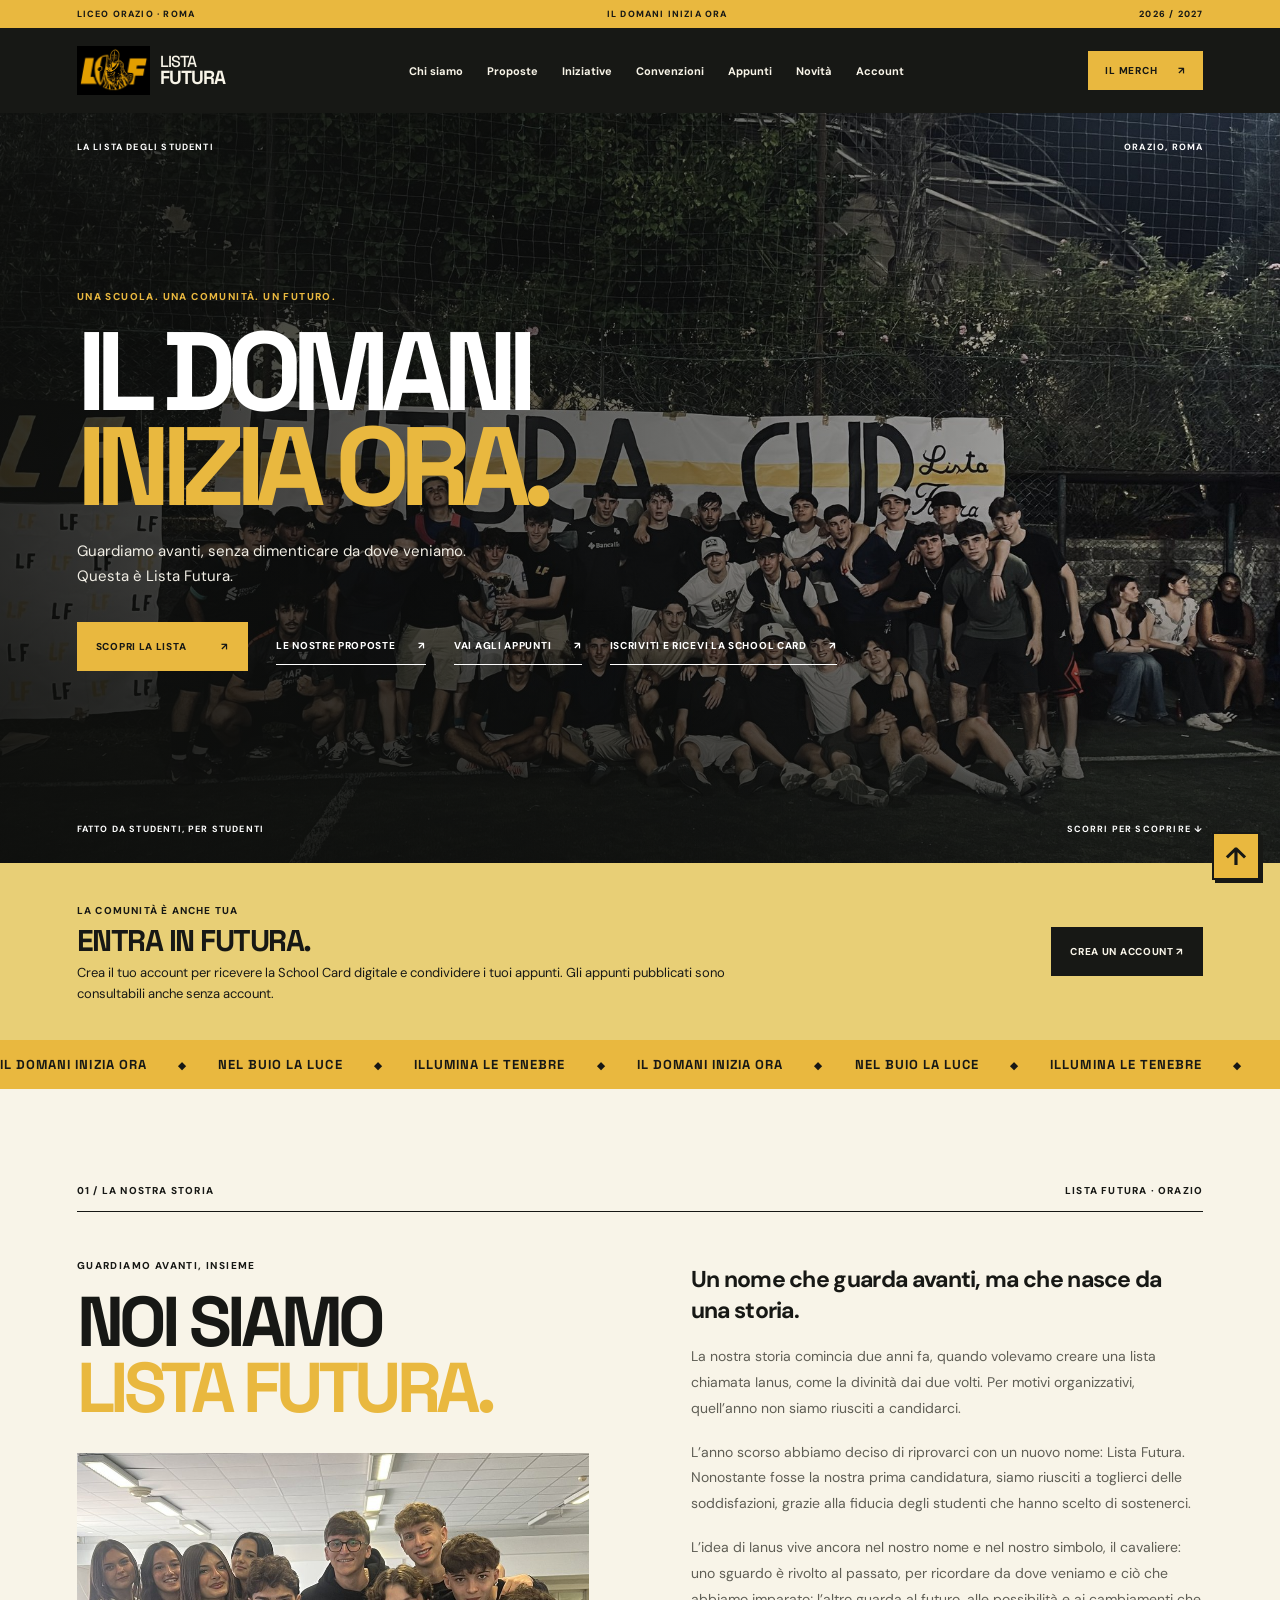
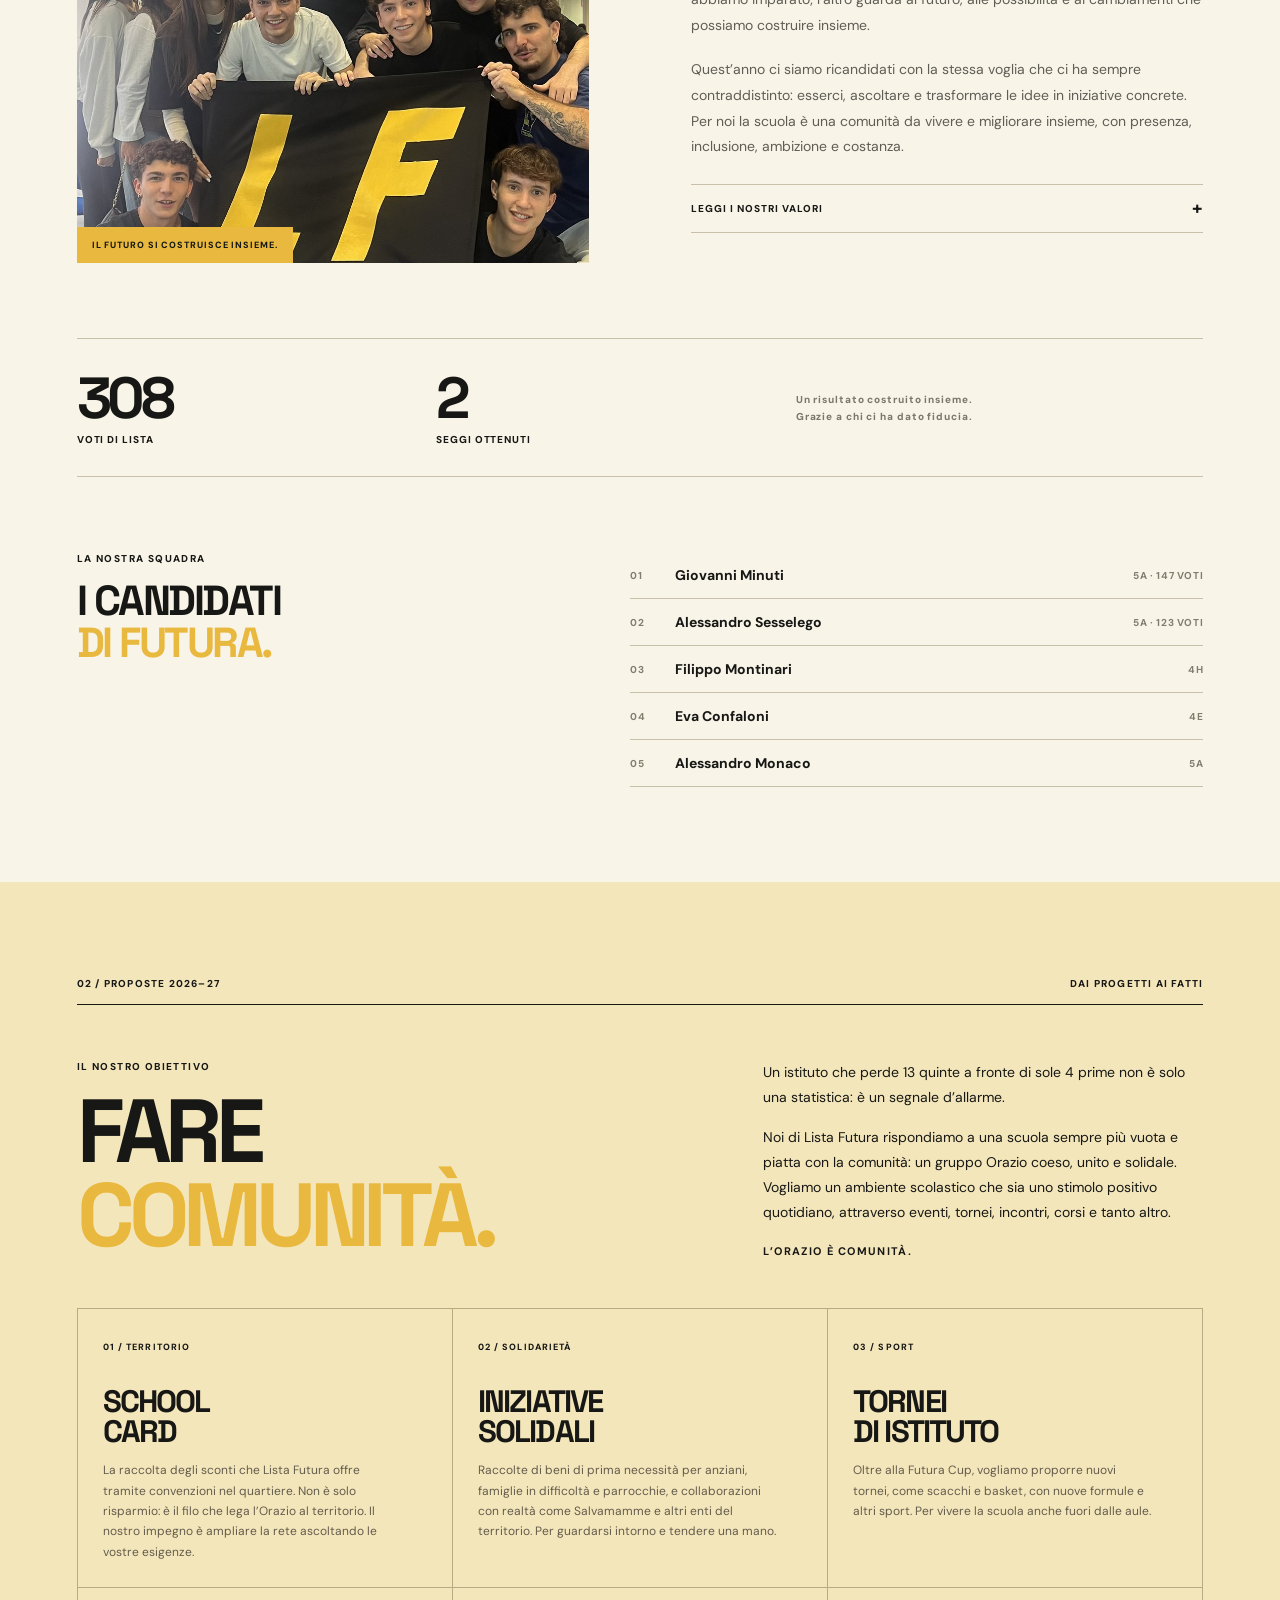
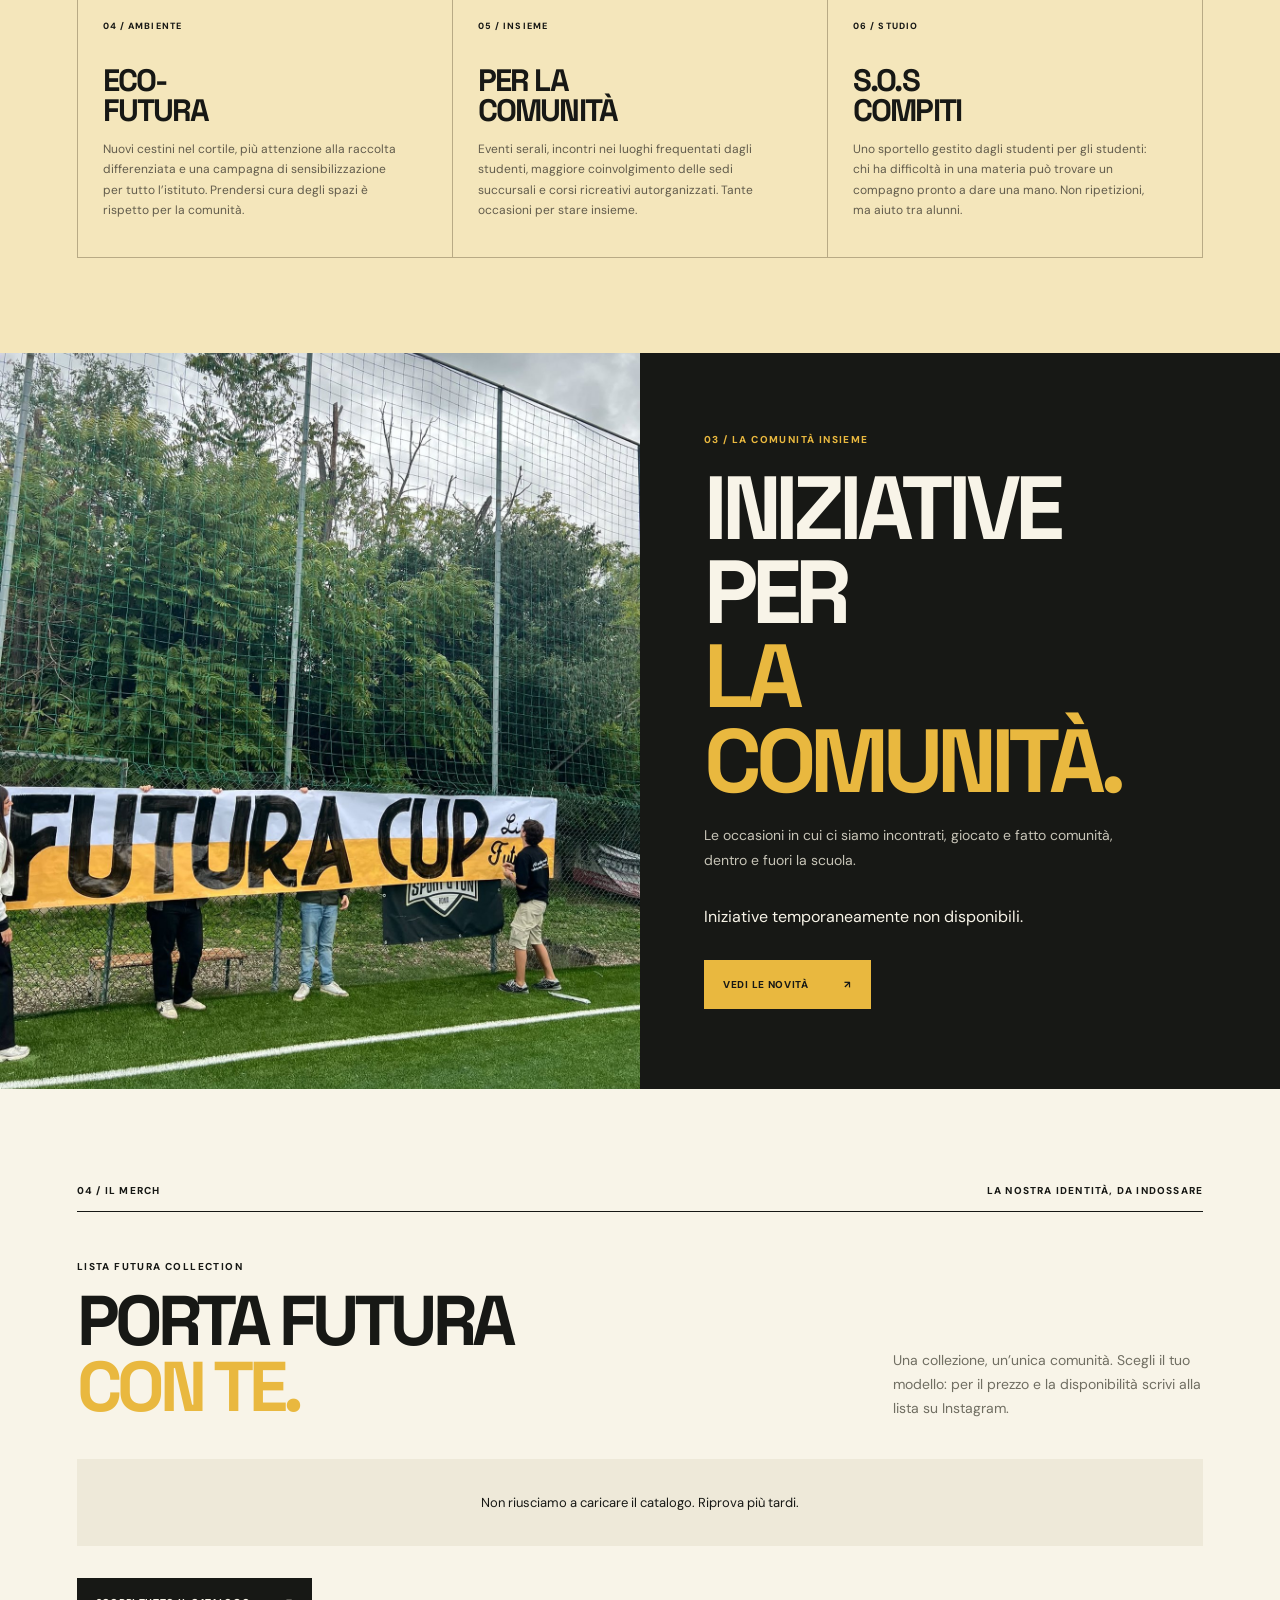
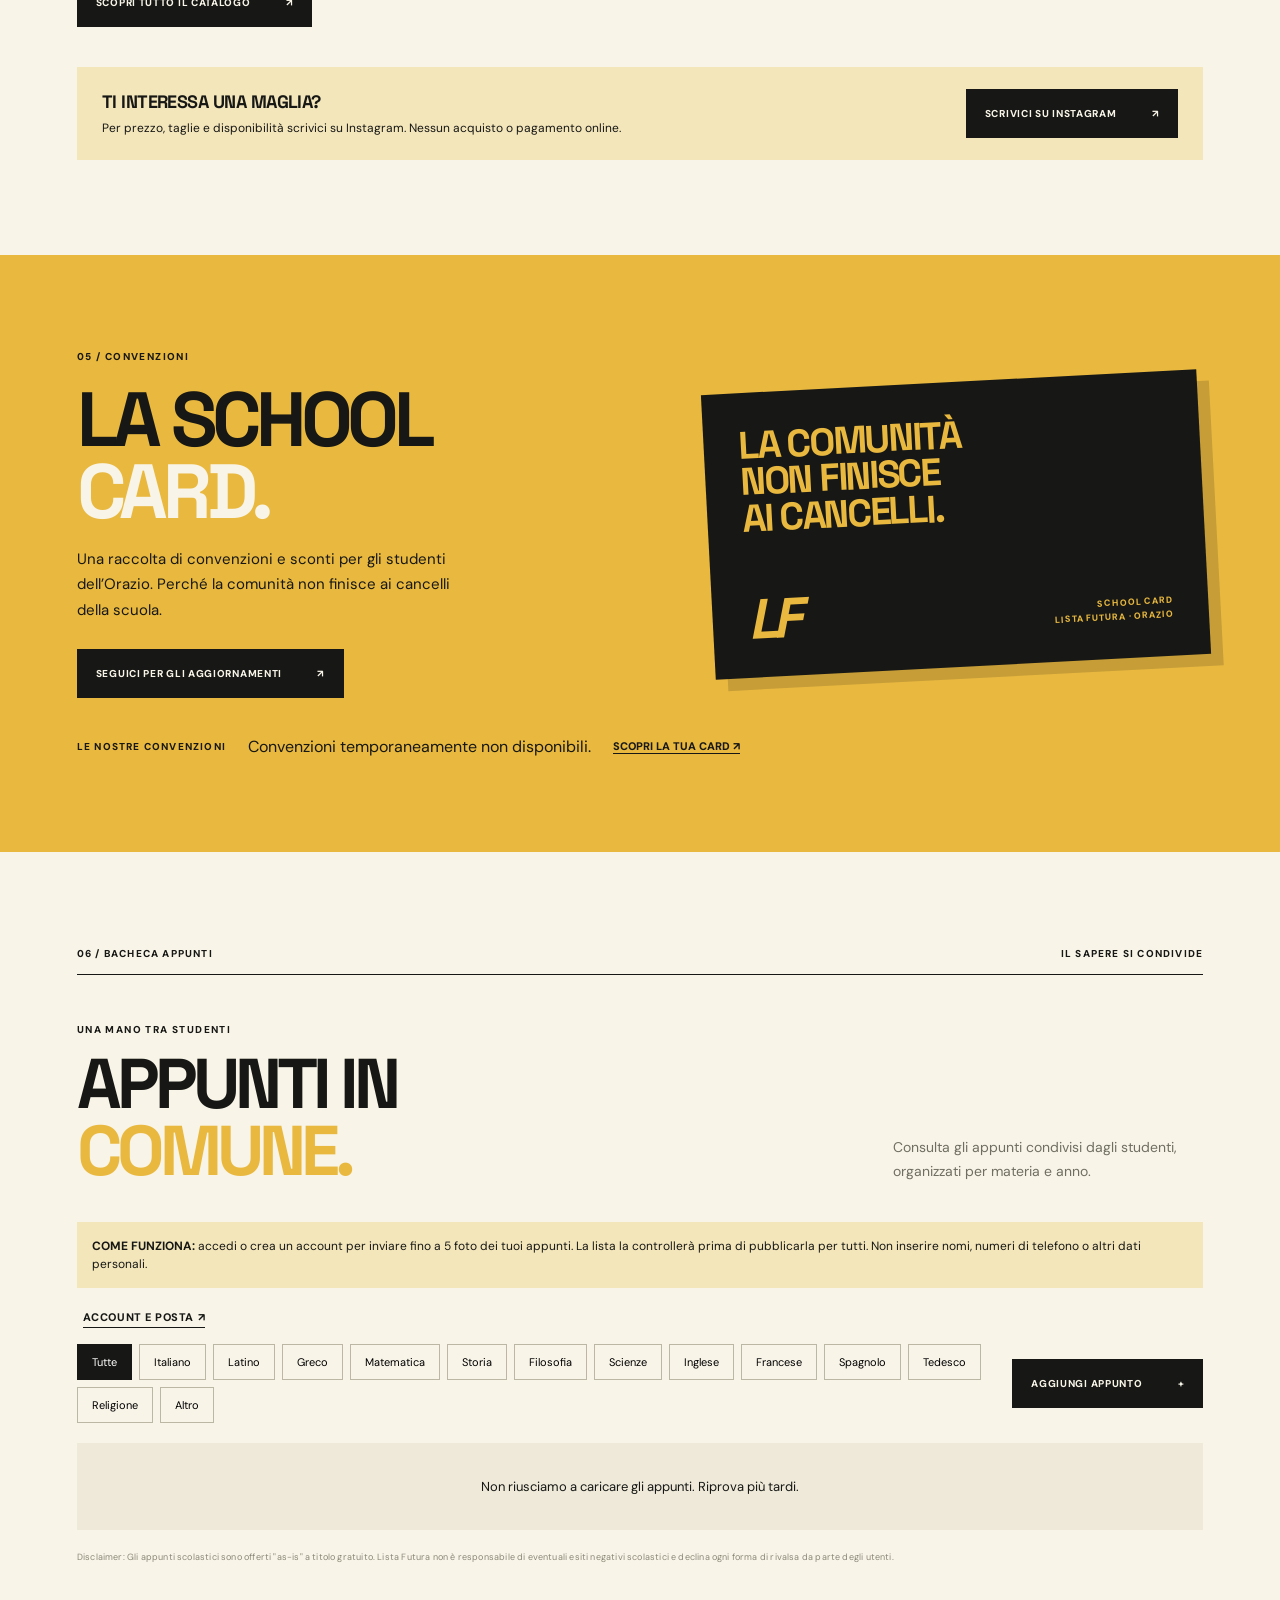
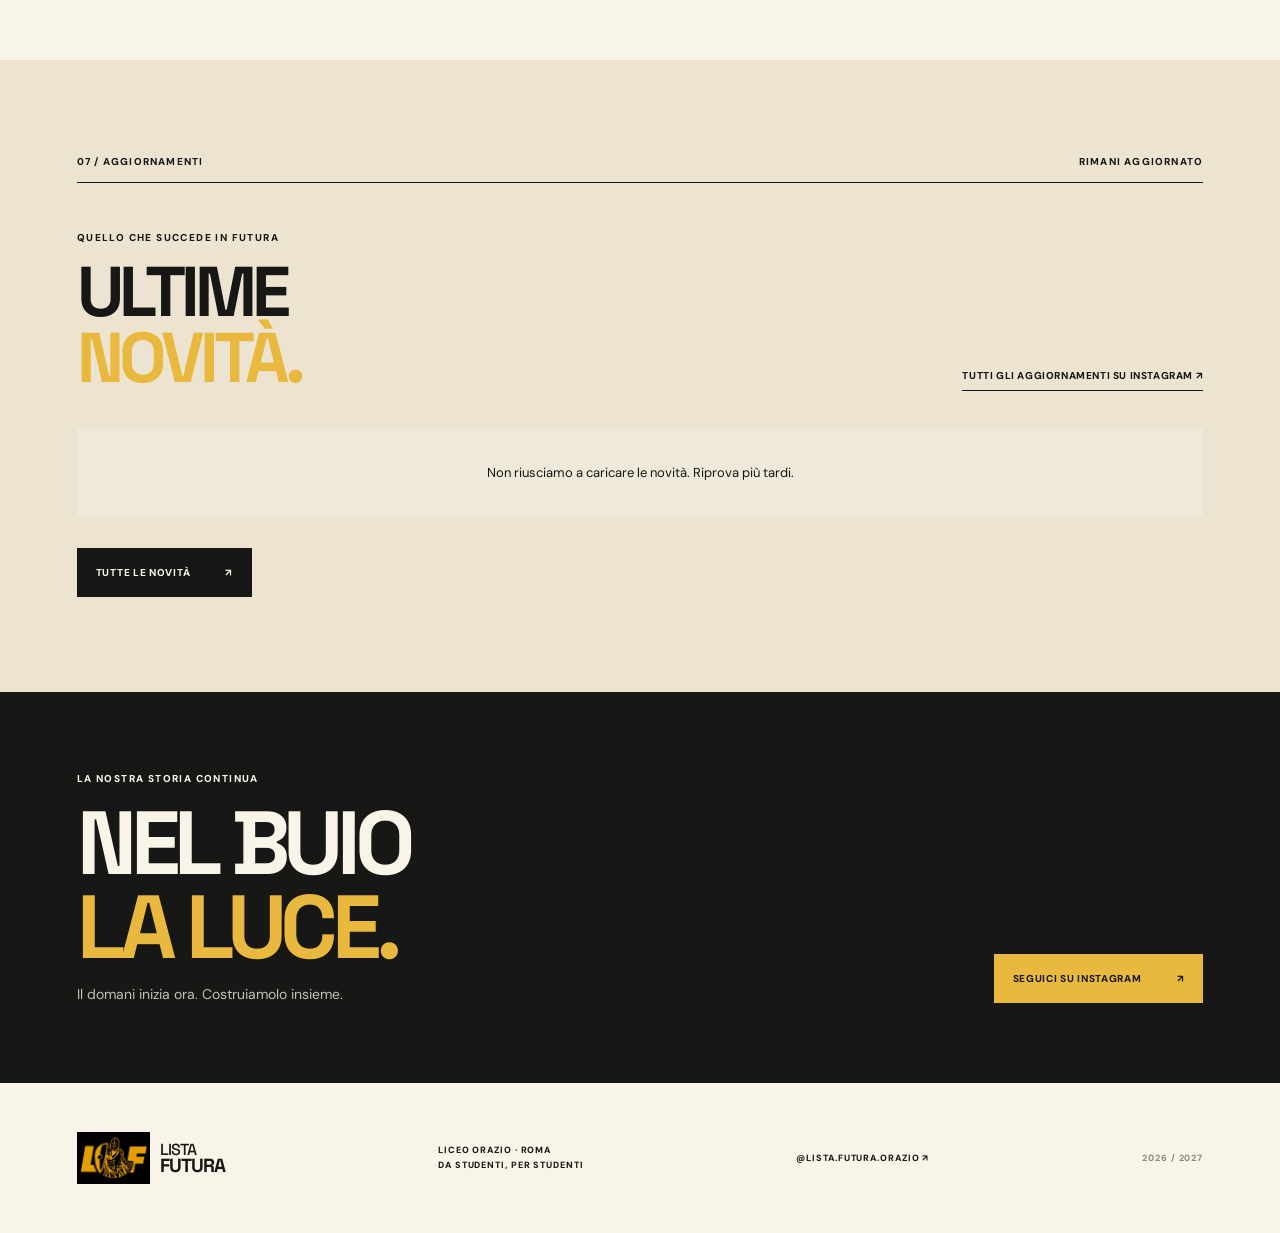
<file: index.html>
<!DOCTYPE html>

<html lang="it"><head><meta charset="utf-8"/><meta content="width=device-width, initial-scale=1" name="viewport"/><meta content="#11110f" name="theme-color"/><meta content="Lista Futura, la lista degli studenti del Liceo Orazio di Roma. Proposte, Futura Cup, appunti e novità." name="description"/><title>Lista Futura Orazio — Il domani inizia ora</title><link href="style.css?v=20261105j" rel="stylesheet"/></head>
<body>
<div class="topline"><span>LICEO ORAZIO · ROMA</span><span>IL DOMANI INIZIA ORA</span><span>2026 / 2027</span></div>
<header class="header"><a aria-label="Lista Futura, torna all'inizio" class="brand" href="#inizio"><img alt="Logo Lista Futura" src="assets/logo.jpg"/><span>LISTA<br/><b>FUTURA</b></span></a><nav aria-label="Navigazione principale" class="desktop-nav"><a href="#chi-siamo">Chi siamo</a><a href="#proposte">Proposte</a><a href="#futura-cup">Iniziative</a><a href="#convenzioni">Convenzioni</a><a href="#appunti">Appunti</a><a href="#novita">Novità</a><a href="account.html">Account</a></nav><div class="header-right"><a class="nav-merch" href="#merch">IL MERCH <span>↗</span></a><button aria-expanded="false" aria-label="Apri menu" class="menu-button" id="menuButton">☰</button></div></header>
<nav aria-label="Navigazione mobile" class="mobile-nav" id="mobileNav"><a href="#chi-siamo">Chi siamo</a><a href="#proposte">Proposte</a><a href="#futura-cup">Iniziative</a><a href="#convenzioni">Convenzioni</a><a href="#appunti">Appunti</a><a href="#novita">Novità</a><a href="#merch">Merch</a><a href="account.html">Account e posta</a></nav>
<nav aria-label="Navigazione rapida delle sezioni" class="mobile-section-bar"><label for="sectionSelect">SEZIONE</label><select aria-label="Scegli una sezione" id="sectionSelect"><option value="inizio">Inizio</option><option value="chi-siamo">Chi siamo</option><option value="proposte">Proposte</option><option value="futura-cup">Iniziative</option><option value="merch">Merch</option><option value="convenzioni">Convenzioni</option><option value="appunti">Appunti</option><option value="novita">Novità</option></select><span aria-hidden="true">↓</span></nav><main id="inizio">
<section class="hero"><div aria-label="La comunità di Lista Futura alla Futura Cup" class="hero-photo" role="img" data-immagine-bg="hero"></div><div class="hero-shade"></div><div class="hero-content wrap"><div class="hero-kicker"><span>LA LISTA DEGLI STUDENTI</span><span>ORAZIO, ROMA</span></div><div class="hero-main"><p class="overline">UNA SCUOLA. UNA COMUNITÀ. UN FUTURO.</p><h1>IL DOMANI<br/><em>INIZIA ORA.</em></h1><p>Guardiamo avanti, senza dimenticare da dove veniamo. Questa è Lista Futura.</p><div class="hero-actions"><a class="button yellow" href="#chi-siamo">SCOPRI LA LISTA <span>↗</span></a><a class="hero-link" href="#proposte">LE NOSTRE PROPOSTE <span>↗</span></a><a class="hero-link hero-notes-link" href="#appunti">VAI AGLI APPUNTI <span>↗</span></a><a class="hero-link signup-hero-link" href="account.html">ISCRIVITI E RICEVI LA SCHOOL CARD <span>↗</span></a></div></div><div class="hero-bottom"><span>FATTO DA STUDENTI, PER STUDENTI</span><span>SCORRI PER SCOPRIRE ↓</span></div></div></section>
<section class="signup-banner"><div class="wrap signup-banner-inner"><div><span>LA COMUNITÀ È ANCHE TUA</span><h2>ENTRA IN FUTURA.</h2><p>Crea il tuo account per ricevere la School Card digitale e condividere i tuoi appunti. Gli appunti pubblicati sono consultabili anche senza account.</p></div><a class="button black" href="account.html">CREA UN ACCOUNT ↗</a></div></section><div class="marquee"><div>IL DOMANI INIZIA ORA <span>◆</span> NEL BUIO LA LUCE <span>◆</span> ILLUMINA LE TENEBRE <span>◆</span> IL DOMANI INIZIA ORA <span>◆</span> NEL BUIO LA LUCE <span>◆</span> ILLUMINA LE TENEBRE <span>◆</span></div></div>
<section class="about wrap section" id="chi-siamo"><div class="section-top"><span>01 / LA NOSTRA STORIA</span><span>LISTA FUTURA · ORAZIO</span></div><div class="about-grid"><div><p class="overline">GUARDIAMO AVANTI, INSIEME</p><h2>NOI SIAMO<br/><em>LISTA FUTURA.</em></h2><div class="about-image"><img alt="Un gruppo di studenti di Lista Futura con la bandiera LF" data-immagine="storia" loading="lazy" src="assets/gruppo.jpg"/><span>IL FUTURO SI COSTRUISCE INSIEME.</span></div></div><div class="about-copy"><p class="lead" data-story-lead="">Un nome che guarda avanti, ma che nasce da una storia.</p><div data-story-body=""><p>La nostra storia comincia due anni fa, quando volevamo creare una lista chiamata Ianus, come la divinità dai due volti. Per motivi organizzativi, quell’anno non siamo riusciti a candidarci.</p><p>L’anno scorso abbiamo deciso di riprovarci con un nuovo nome: Lista Futura. Nonostante fosse la nostra prima candidatura, siamo riusciti a toglierci delle soddisfazioni, grazie alla fiducia degli studenti che hanno scelto di sostenerci.</p><p>L’idea di Ianus vive ancora nel nostro nome e nel nostro simbolo, il cavaliere: uno sguardo è rivolto al passato, per ricordare da dove veniamo e ciò che abbiamo imparato; l’altro guarda al futuro, alle possibilità e ai cambiamenti che possiamo costruire insieme.</p><p>Quest’anno ci siamo ricandidati con la stessa voglia che ci ha sempre contraddistinto: esserci, ascoltare e trasformare le idee in iniziative concrete. Per noi la scuola è una comunità da vivere e migliorare insieme, con presenza, inclusione, ambizione e costanza.</p></div><details class="read-more"><summary>LEGGI I NOSTRI VALORI <span>+</span></summary><div data-story-values=""><p>Crediamo nella presenza, quella che non è solo esserci, ma esserci davvero: ascoltare, partecipare, proporre. Una presenza che diventa solidità, perché un gruppo è forte solo quando sa sostenersi a vicenda.</p><p>Crediamo nell’inclusione, nel costruire una scuola in cui ognuno trovi spazio per la propria voce e le proprie idee, perché le differenze non dividono: arricchiscono.</p><p>Crediamo nella concretezza, nel trasformare le parole in progetti reali, nel fare prima ancora di promettere. E crediamo nell’ambizione sana, quella che spinge a voler migliorare, a puntare in alto senza mai perdere di vista ciò che conta davvero.</p><p>Ma l’ambizione, da sola, non basta. Serve costanza, la capacità di non mollare, di esserci ogni giorno, di portare avanti gli impegni presi fino in fondo. Serve incisività, la forza di lasciare un segno in ciò che facciamo, e attenzione ai dettagli, perché sono i particolari a trasformare un’idea in qualcosa che resta.</p></div></details></div></div>
<div class="results"><div><strong data-voti-lista="">308</strong><span>VOTI DI LISTA</span></div><div><strong data-seggi="">2</strong><span>SEGGI OTTENUTI</span></div><p>Un risultato costruito insieme.<br/>Grazie a chi ci ha dato fiducia.</p></div>
<div class="candidates"><div><p class="overline">LA NOSTRA SQUADRA</p><h3>I CANDIDATI<br/><em>DI FUTURA.</em></h3></div><div class="candidate-list" data-squadra=""><div><span>01</span><strong>Giovanni Minuti</strong><small>5A · 147 VOTI</small></div><div><span>02</span><strong>Alessandro Sesselego</strong><small>5A · 123 VOTI</small></div><div><span>03</span><strong>Filippo Montinari</strong><small>4H</small></div><div><span>04</span><strong>Eva Confaloni</strong><small>4E</small></div><div><span>05</span><strong>Alessandro Monaco</strong><small>5A</small></div></div></div></section>
<section class="proposals section" id="proposte"><div class="wrap"><div class="section-top"><span>02 / PROPOSTE 2026–27</span><span>DAI PROGETTI AI FATTI</span></div><div class="proposal-heading"><div><p class="overline">IL NOSTRO OBIETTIVO</p><h2 data-proposals-title="">FARE<br/><em>COMUNITÀ.</em></h2></div><div><div data-proposals-intro=""><p>Un istituto che perde 13 quinte a fronte di sole 4 prime non è solo una statistica: è un segnale d’allarme.</p><p>Noi di Lista Futura rispondiamo a una scuola sempre più vuota e piatta con la comunità: un gruppo Orazio coeso, unito e solidale. Vogliamo un ambiente scolastico che sia uno stimolo positivo quotidiano, attraverso eventi, tornei, incontri, corsi e tanto altro.</p></div><strong data-proposals-slogan="">L’ORAZIO È COMUNITÀ.</strong></div></div>
<div class="proposal-grid" data-proposals=""><article><span>01 / TERRITORIO</span><h3>SCHOOL<br/>CARD</h3><p>La raccolta degli sconti che Lista Futura offre tramite convenzioni nel quartiere. Non è solo risparmio: è il filo che lega l’Orazio al territorio. Il nostro impegno è ampliare la rete ascoltando le vostre esigenze.</p></article><article><span>02 / SOLIDARIETÀ</span><h3>INIZIATIVE<br/>SOLIDALI</h3><p>Raccolte di beni di prima necessità per anziani, famiglie in difficoltà e parrocchie, e collaborazioni con realtà come Salvamamme e altri enti del territorio. Per guardarsi intorno e tendere una mano.</p></article><article><span>03 / SPORT</span><h3>TORNEI<br/>DI ISTITUTO</h3><p>Oltre alla Futura Cup, vogliamo proporre nuovi tornei, come scacchi e basket, con nuove formule e altri sport. Per vivere la scuola anche fuori dalle aule.</p></article><article><span>04 / AMBIENTE</span><h3>ECO-<br/>FUTURA</h3><p>Nuovi cestini nel cortile, più attenzione alla raccolta differenziata e una campagna di sensibilizzazione per tutto l’istituto. Prendersi cura degli spazi è rispetto per la comunità.</p></article><article><span>05 / INSIEME</span><h3>PER LA<br/>COMUNITÀ</h3><p>Eventi serali, incontri nei luoghi frequentati dagli studenti, maggiore coinvolgimento delle sedi succursali e corsi ricreativi autorganizzati. Tante occasioni per stare insieme.</p></article><article><span>06 / STUDIO</span><h3>S.O.S<br/>COMPITI</h3><p>Uno sportello gestito dagli studenti per gli studenti: chi ha difficoltà in una materia può trovare un compagno pronto a dare una mano. Non ripetizioni, ma aiuto tra alunni.</p></article></div></div></section>
<section class="cup-section" id="futura-cup"><div class="cup-image"><img alt="Studenti con lo striscione della Futura Cup" data-immagine="iniziative" loading="lazy" src="assets/striscione.jpg"/></div><div class="cup-copy"><p class="overline">03 / LA COMUNITÀ INSIEME</p><h2>INIZIATIVE PER<br/><em>LA COMUNITÀ.</em></h2><p>Le occasioni in cui ci siamo incontrati, giocato e fatto comunità, dentro e fuori la scuola.</p><div class="cup-dates" data-initiatives=""><div>Caricamento iniziative...</div></div><a class="button yellow" href="#novita">VEDI LE NOVITÀ <span>↗</span></a></div></section>
<section class="merch section wrap" id="merch"><div class="section-top"><span>04 / IL MERCH</span><span>LA NOSTRA IDENTITÀ, DA INDOSSARE</span></div><div class="merch-heading"><div><p class="overline">LISTA FUTURA COLLECTION</p><h2>PORTA FUTURA<br/><em>CON TE.</em></h2></div><p>Una collezione, un’unica comunità. Scegli il tuo modello: per il prezzo e la disponibilità scrivi alla lista su Instagram.</p></div><div class="product-grid" data-product-limit="3" data-products=""><div class="empty-state">Caricamento catalogo...</div></div><div class="section-cta"><a class="button black" href="catalogo.html">SCOPRI TUTTO IL CATALOGO <span>↗</span></a></div><div class="merch-contact"><div><strong>TI INTERESSA UNA MAGLIA?</strong><p>Per prezzo, taglie e disponibilità scrivici su Instagram. Nessun acquisto o pagamento online.</p></div><a class="button black" data-phone-contact="" href="https://ig.me/m/lista.futura.orazio" id="phoneContact" rel="noopener" target="_blank">SCRIVICI SU INSTAGRAM <span>↗</span></a></div></section>
<section class="conventions section" id="convenzioni"><div class="wrap convention-grid"><div><p class="overline">05 / CONVENZIONI</p><h2>LA SCHOOL<br/><em>CARD.</em></h2><p>Una raccolta di convenzioni e sconti per gli studenti dell’Orazio. Perché la comunità non finisce ai cancelli della scuola.</p><a class="button black" href="https://www.instagram.com/lista.futura.orazio/" rel="noopener" target="_blank">SEGUICI PER GLI AGGIORNAMENTI <span>↗</span></a></div><div class="card-art"><span>LA COMUNITÀ<br/>NON FINISCE<br/>AI CANCELLI.</span><div><b>LF</b><small>SCHOOL CARD<br/>LISTA FUTURA · ORAZIO</small></div></div></div><div class="convention-list wrap"><span>LE NOSTRE CONVENZIONI</span><div class="convention-names" data-conventions="">Caricamento convenzioni...</div><a href="account.html">SCOPRI LA TUA CARD ↗</a></div></section>
<section class="notes section wrap" id="appunti"><div class="section-top"><span>06 / BACHECA APPUNTI</span><span>IL SAPERE SI CONDIVIDE</span></div><div class="notes-heading"><div><p class="overline">UNA MANO TRA STUDENTI</p><h2>APPUNTI IN<br/><em>COMUNE.</em></h2></div><p>Consulta gli appunti condivisi dagli studenti, organizzati per materia e anno.</p></div><div class="notice"><b>COME FUNZIONA:</b> accedi o crea un account per inviare fino a 5 foto dei tuoi appunti. La lista la controllerà prima di pubblicarla per tutti. Non inserire nomi, numeri di telefono o altri dati personali.</div><div class="notes-admin-link"><a href="account.html">ACCOUNT E POSTA ↗</a></div><div class="notes-toolbar"><div class="filters" id="filters"><button class="filter active" data-filter="Tutte">Tutte</button><button class="filter" data-filter="Italiano">Italiano</button><button class="filter" data-filter="Latino">Latino</button><button class="filter" data-filter="Greco">Greco</button><button class="filter" data-filter="Matematica">Matematica</button><button class="filter" data-filter="Storia">Storia</button><button class="filter" data-filter="Filosofia">Filosofia</button><button class="filter" data-filter="Scienze">Scienze</button><button class="filter" data-filter="Inglese">Inglese</button><button class="filter" data-filter="Francese">Francese</button><button class="filter" data-filter="Spagnolo">Spagnolo</button><button class="filter" data-filter="Tedesco">Tedesco</button><button class="filter" data-filter="Religione">Religione</button><button class="filter" data-filter="Altro">Altro</button></div><button class="button black add-note" id="addNote">AGGIUNGI APPUNTO <span>+</span></button></div><div class="note-grid" id="noteGrid"></div><p class="legal-note">Disclaimer: Gli appunti scolastici sono offerti "as-is" a titolo gratuito. Lista Futura non è responsabile di eventuali esiti negativi scolastici e declina ogni forma di rivalsa da parte degli utenti.</p></section>
<section class="news section" id="novita"><div class="wrap"><div class="section-top"><span>07 / AGGIORNAMENTI</span><span>RIMANI AGGIORNATO</span></div><div class="news-heading"><div><p class="overline">QUELLO CHE SUCCEDE IN FUTURA</p><h2>ULTIME<br/><em>NOVITÀ.</em></h2></div><a class="underline-link" href="https://www.instagram.com/lista.futura.orazio/" rel="noopener" target="_blank">TUTTI GLI AGGIORNAMENTI SU INSTAGRAM ↗</a></div><div class="news-grid" data-news-grid="" data-news-limit="3"><div class="empty-state">Caricamento novità...</div></div><div class="section-cta"><a class="button black" href="novita.html">TUTTE LE NOVITÀ <span>↗</span></a></div></div></section>
<section class="closing"><div class="wrap closing-inner"><div><p class="overline">LA NOSTRA STORIA CONTINUA</p><h2>NEL BUIO<br/><em>LA LUCE.</em></h2><p>Il domani inizia ora. Costruiamolo insieme.</p></div><a class="button yellow" href="https://www.instagram.com/lista.futura.orazio/" rel="noopener" target="_blank">SEGUICI SU INSTAGRAM <span>↗</span></a></div></section>
</main><a aria-label="Torna in cima alla pagina" class="back-to-top" href="#inizio" title="Torna in cima">↑</a><footer class="footer wrap"><a class="brand" href="#inizio"><img alt="" src="assets/logo.jpg"/><span>LISTA<br/><b>FUTURA</b></span></a><p>LICEO ORAZIO · ROMA<br/>DA STUDENTI, PER STUDENTI</p><a href="https://www.instagram.com/lista.futura.orazio/" rel="noopener" target="_blank">@LISTA.FUTURA.ORAZIO ↗</a><span>2026 / 2027</span></footer>
<div class="overlay" id="overlay"></div><div aria-hidden="true" aria-labelledby="modalTitle" aria-modal="true" class="modal" id="noteModal" role="dialog"><div class="modal-head"><div><p class="overline">BACHECA APPUNTI</p><h2 id="modalTitle">AGGIUNGI UN<br/><em>APPUNTO.</em></h2></div><button aria-label="Chiudi" class="close" id="closeModal">×</button></div><p class="modal-info">Le foto vengono inviate a Lista Futura e saranno visibili a tutti solo dopo la nostra approvazione. Non caricare dati personali, foto di persone o materiale che non hai il diritto di condividere.</p><form id="noteForm"><label>Materia<select id="noteSubject" required=""><option>Italiano</option><option>Latino</option><option>Greco</option><option>Matematica</option><option>Storia</option><option>Filosofia</option><option>Scienze</option><option>Inglese</option><option>Francese</option><option>Spagnolo</option><option>Tedesco</option><option>Religione</option><option>Altro</option></select></label><label>Anno<select id="noteYear" required=""><option value="">Seleziona l’anno</option><option value="1">Primo anno</option><option value="2">Secondo anno</option><option value="3">Terzo anno</option><option value="4">Quarto anno</option><option value="5">Quinto anno</option></select></label><label>Descrizione<input id="noteTitle" maxlength="180" minlength="3" placeholder="Es. Seneca, vita e opere" required=""/></label><label>Foto degli appunti <small>(fino a 5 foto JPG, PNG o WebP, massimo 3 MB ciascuna e 12 MB in totale)</small><input accept="image/jpeg,image/png,image/webp" id="noteFile" multiple="" type="file"/><span class="file-help">Puoi scegliere più foto insieme o aggiungerle una alla volta.</span></label><div aria-live="polite" class="selected-files" id="selectedFiles">Nessuna foto selezionata.</div><label class="consent-label"><input id="noteConsent" required="" type="checkbox"/> <span>Confermo che le foto non contengono dati personali e che posso condividerle.</span></label><p class="legal-note">Effettuando l’upload dichiari di avere i diritti sui materiali caricati e concedi al sito il diritto gratuito e illimitato di pubblicarli e diffonderli. Caricando i file, accetti di non poter più avanzare pretese di diritti, richieste di rimozione arbitraria o richieste di compensi economici in futuro.</p><button class="button black" id="submitNote" type="submit">INVIA PER IL CONTROLLO <span>↗</span></button></form></div><div class="toast" id="toast" role="status"></div>
<script src="contenuti.js?v=20261105j"></script><script src="home-contenuti.js?v=20261105j"></script><script src="news.js?v=20261105j"></script><script src="account-session.js?v=20261105j"></script><script src="script.js?v=20261105j"></script></body></html>
</file>
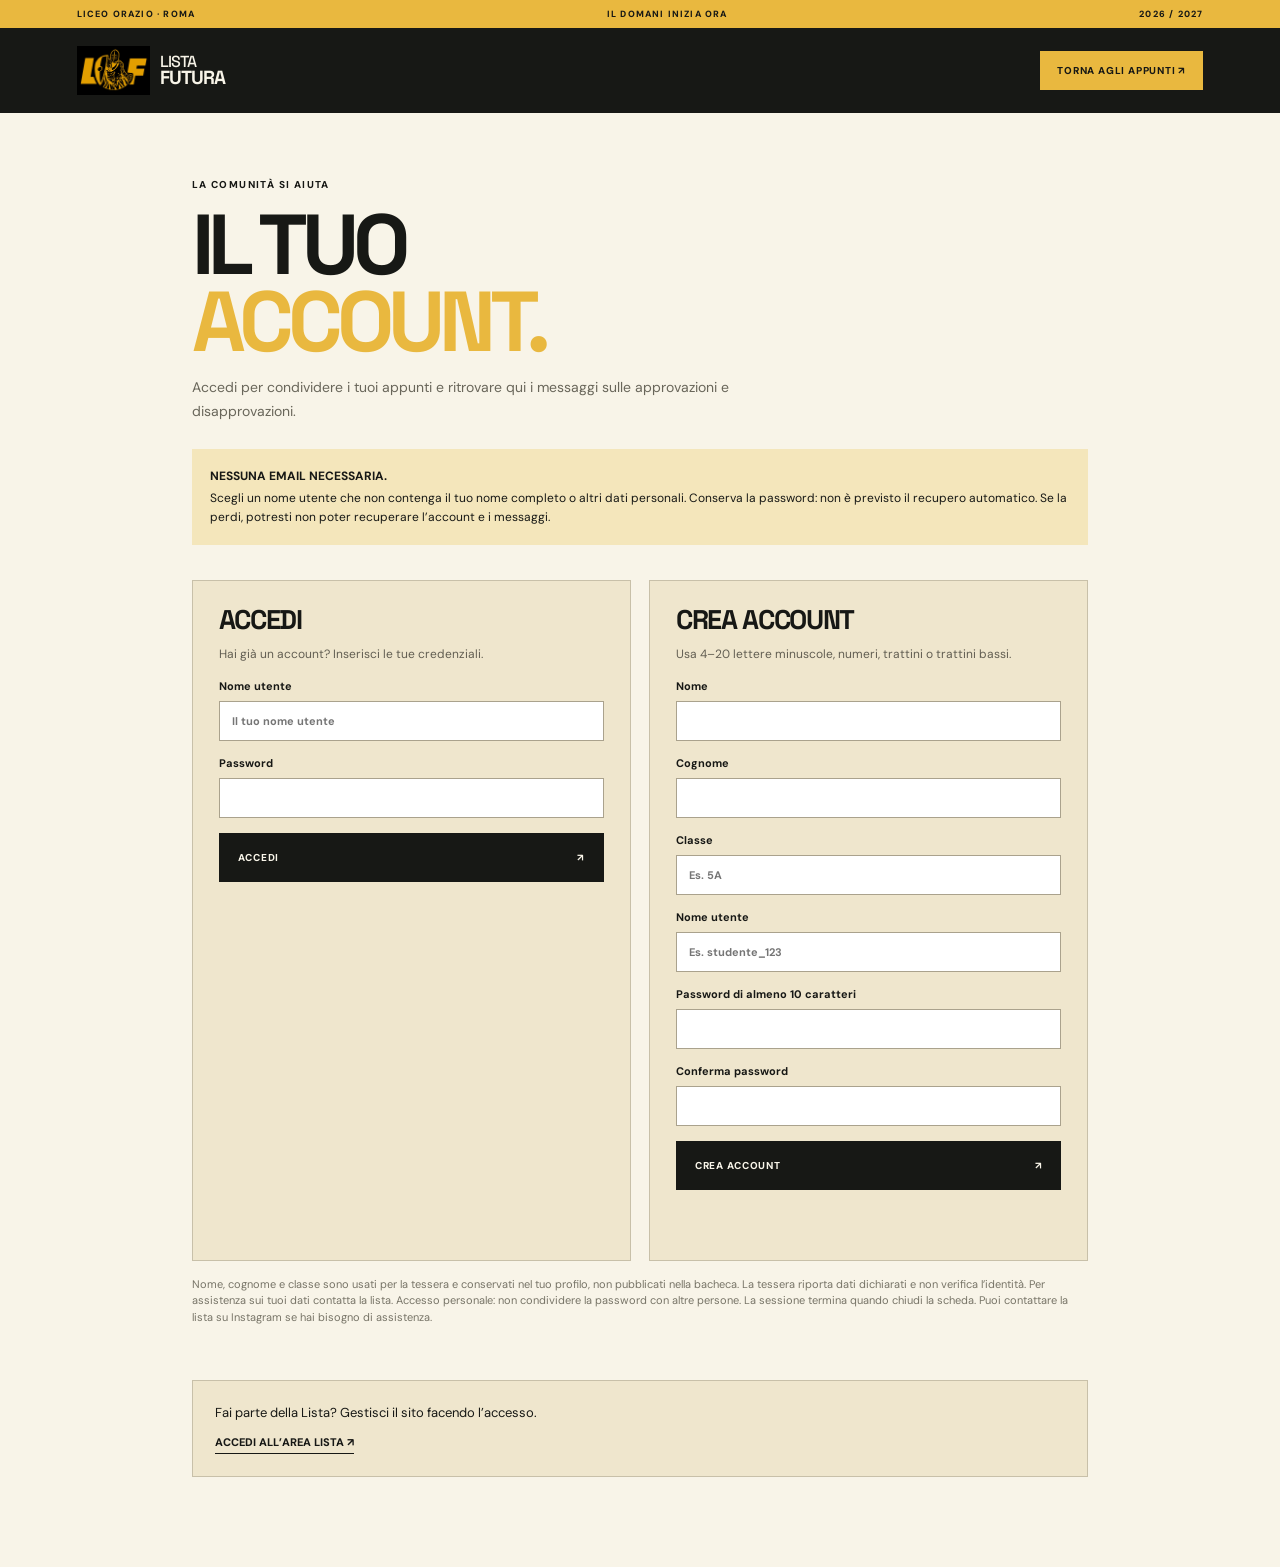
<file: account.html>
<!doctype html><html lang="it"><head><meta charset="utf-8"><meta name="viewport" content="width=device-width, initial-scale=1"><meta name="theme-color" content="#171815"><title>Account e posta — Lista Futura</title><link rel="stylesheet" href="style.css?v=20261105j"><style>
.account-wrap{max-width:1050px;margin:auto;padding:65px 6% 90px}.account-wrap h1{font-size:clamp(50px,7vw,85px);line-height:.9;letter-spacing:-.07em;margin:16px 0}.intro{font-size:14px;line-height:1.7;color:#69665a;max-width:620px}.auth-grid{display:grid;grid-template-columns:1fr 1fr;gap:18px;margin-top:35px}.auth-card{background:#efe6cd;border:1px solid #c8c0a9;padding:26px}.auth-card h2,.mail-heading h2{font-size:27px;letter-spacing:-.05em}.auth-card p{font-size:12px;line-height:1.6;color:#625e52;margin:12px 0}.auth-card label{display:block;font-size:11px;font-weight:700;margin:15px 0}.auth-card input{display:block;margin-top:8px;border:1px solid #aaa28d;background:#fff;padding:12px;width:100%}.auth-card .button{width:100%}.notice-info{margin-top:25px;padding:18px;background:#f4e6bb;font-size:12px;line-height:1.6}.notice-info strong{display:block;margin-bottom:3px}.message{min-height:20px;margin:12px 0;font-size:12px;color:#a13324}.logged-controls{display:flex;align-items:end;justify-content:space-between;gap:15px;margin-top:40px;border-bottom:1px solid #c8c0a9;padding-bottom:15px}.logged-controls button,.refresh{border:1px solid #aaa28d;background:none;padding:10px 12px;font-size:10px;font-weight:800}.mail-list{display:grid;gap:10px;margin-top:20px}.mail-card{background:#efe9d8;padding:22px}.mail-card span{font-size:10px;font-weight:800;letter-spacing:.1em}.mail-card p{font-size:14px;line-height:1.6;margin-top:10px}.empty{background:#eee8d7;text-align:center;padding:30px;font-size:13px}.mail-actions{margin-top:24px;display:flex;gap:12px;flex-wrap:wrap}.hidden{display:none!important}.auth-card button:disabled{opacity:.6}.subtle{font-size:11px;color:#777467;line-height:1.5;margin-top:15px}@media(max-width:680px){.auth-grid{grid-template-columns:1fr}.account-wrap{padding-top:45px}.logged-controls{align-items:start;flex-direction:column}}
.profile-form{display:grid;grid-template-columns:1fr 1fr 1fr;gap:12px;margin-top:15px}.profile-form label{font-size:11px;font-weight:700}.profile-form input{display:block;width:100%;padding:11px;margin-top:7px;border:1px solid #aaa28d}.profile-form button{grid-column:1/-1;justify-self:start}.profile-form .message{grid-column:1/-1}.school-card{background:#181915;color:#f5e9c7;padding:25px;margin-top:25px;border-radius:8px;box-shadow:0 12px 28px #0002}.school-card-head{display:flex;justify-content:space-between;align-items:center;border-bottom:1px solid #ffffff55;padding-bottom:14px;font-size:10px;font-weight:800;letter-spacing:.12em}.school-card-head b{font-size:26px;color:#e4c856}.school-card-body{display:grid;grid-template-columns:1fr 1fr;gap:20px;padding:25px 0}.school-card small{font-size:9px;letter-spacing:.13em;color:#e4c856;display:block}.school-card h3{font-size:clamp(23px,4vw,38px);margin:10px 0}.school-card-partners{display:grid;gap:8px}.school-card-partners strong{font-size:16px;display:block;margin-top:8px}.lista-entry{margin-top:55px;padding:22px;background:#efe6cd;border:1px solid #c8c0a9}.lista-entry p{font-size:13px;line-height:1.5}.lista-entry a{display:inline-block;margin-top:12px;font-size:11px;font-weight:800;border-bottom:1px solid;padding-bottom:4px}.school-card>p{font-size:10px;color:#b9b29b}.edit-profile{margin-top:14px;background:transparent;color:#f5e9c7;border:1px solid #b9b29b;padding:8px 10px;font-size:10px;font-weight:800}@media(max-width:680px){.profile-form{grid-template-columns:1fr}.profile-form button,.profile-form .message{grid-column:auto}.school-card-body{grid-template-columns:1fr 1fr}}
</style></head><body><div class="topline"><span>LICEO ORAZIO · ROMA</span><span>IL DOMANI INIZIA ORA</span><span>2026 / 2027</span></div><header class="header"><a href="index.html" class="brand"><img src="assets/logo.jpg" alt="Logo Lista Futura"><span>LISTA<br><b>FUTURA</b></span></a><a class="nav-merch" href="index.html#appunti">TORNA AGLI APPUNTI ↗</a></header><main class="account-wrap"><p class="overline">LA COMUNITÀ SI AIUTA</p><h1>IL TUO<br><em>ACCOUNT.</em></h1><p class="intro">Accedi per condividere i tuoi appunti e ritrovare qui i messaggi sulle approvazioni e disapprovazioni.</p><section id="authArea"><div class="notice-info"><strong>NESSUNA EMAIL NECESSARIA.</strong>Scegli un nome utente che non contenga il tuo nome completo o altri dati personali. Conserva la password: non è previsto il recupero automatico. Se la perdi, potresti non poter recuperare l’account e i messaggi.</div><div class="auth-grid"><div class="auth-card"><h2>ACCEDI</h2><p>Hai già un account? Inserisci le tue credenziali.</p><form id="loginForm"><label>Nome utente<input id="loginUsername" autocomplete="username" required minlength="4" maxlength="20" placeholder="Il tuo nome utente"></label><label>Password<input type="password" id="loginPassword" autocomplete="current-password" required minlength="10"></label><button class="button black" type="submit">ACCEDI <span>↗</span></button></form><p id="loginError" class="message" role="alert"></p></div><div class="auth-card"><h2>CREA ACCOUNT</h2><p>Usa 4–20 lettere minuscole, numeri, trattini o trattini bassi.</p><form id="signupForm"><label>Nome<input id="signupNome" autocomplete="given-name" required maxlength="70"></label><label>Cognome<input id="signupCognome" autocomplete="family-name" required maxlength="70"></label><label>Classe<input id="signupClasse" required maxlength="12" pattern="[1-5][a-zA-Z]{1,3}" placeholder="Es. 5A"></label><label>Nome utente<input id="signupUsername" autocomplete="username" required minlength="4" maxlength="20" pattern="[a-zA-Z0-9_-]{4,20}" placeholder="Es. studente_123"></label><label>Password di almeno 10 caratteri<input type="password" id="signupPassword" autocomplete="new-password" required minlength="10" maxlength="128"></label><label>Conferma password<input type="password" id="signupConfirm" autocomplete="new-password" required minlength="10" maxlength="128"></label><button class="button black" type="submit">CREA ACCOUNT <span>↗</span></button></form><p id="signupError" class="message" role="alert"></p></div></div><p class="subtle">Nome, cognome e classe sono usati per la tessera e conservati nel tuo profilo, non pubblicati nella bacheca. La tessera riporta dati dichiarati e non verifica l’identità. Per assistenza sui tuoi dati contatta la lista. Accesso personale: non condividere la password con altre persone. La sessione termina quando chiudi la scheda. Puoi contattare la lista su Instagram se hai bisogno di assistenza.</p></section><section id="mailArea" class="hidden"><div class="logged-controls"><div class="mail-heading"><p class="overline" id="welcome"></p><h2>LA TUA POSTA</h2></div><div><button type="button" id="refresh">AGGIORNA</button> <button type="button" id="logout">ESCI</button></div></div><section class="profile-form-wrap hidden" id="profileMissing"><div class="notice-info"><strong>COMPLETA IL TUO PROFILO</strong>Per visualizzare la tua card, inserisci nome, cognome e classe. Questi dati non sono pubblicati nella bacheca.</div><form id="profileForm" class="profile-form"><label>Nome<input id="profileNome" autocomplete="given-name" maxlength="70" required></label><label>Cognome<input id="profileCognome" autocomplete="family-name" maxlength="70" required></label><label>Classe<input id="profileClasse" pattern="[1-5][a-zA-Z]{1,3}" maxlength="12" placeholder="Es. 5A" required></label><button type="submit" class="button black">SALVA PROFILO ↗</button><p id="profileError" class="message" role="alert"></p></form></section><section class="school-card hidden" id="schoolCard" aria-label="Card digitale delle convenzioni"><div class="school-card-head"><span>LISTA FUTURA · ORAZIO</span><b>LF</b></div><div class="school-card-body"><div><small>CARD DIGITALE</small><h3 id="cardName"></h3><p id="cardClass"></p></div><div class="school-card-partners"><small>CONVENZIONI</small><div data-card-conventions>Caricamento convenzioni...</div></div></div><p>Dati dichiarati dall’utente, identità non verificata.</p><button class="edit-profile" type="button" id="editProfile">MODIFICA PROFILO</button></section><p class="subtle">Qui trovi la tua card e gli aggiornamenti sugli appunti inviati con questo account.</p><p id="mailError" class="message" role="status"></p><div id="mailList" class="mail-list"></div><div class="mail-actions"><a class="button black" href="index.html#appunti">VAI AGLI APPUNTI <span>↗</span></a><a class="button" href="https://www.instagram.com/lista.futura.orazio/" target="_blank" rel="noopener">CONTATTA LA LISTA <span>↗</span></a></div></section><div class="lista-entry"><p>Fai parte della Lista? Gestisci il sito facendo l’accesso.</p><a href="gestione-sito.html">ACCEDI ALL’AREA LISTA ↗</a></div></main><script src="contenuti.js?v=20261105j"></script><script src="account-session.js?v=20261105j"></script><script src="account.js?v=20261105j"></script></body></html>
</file>
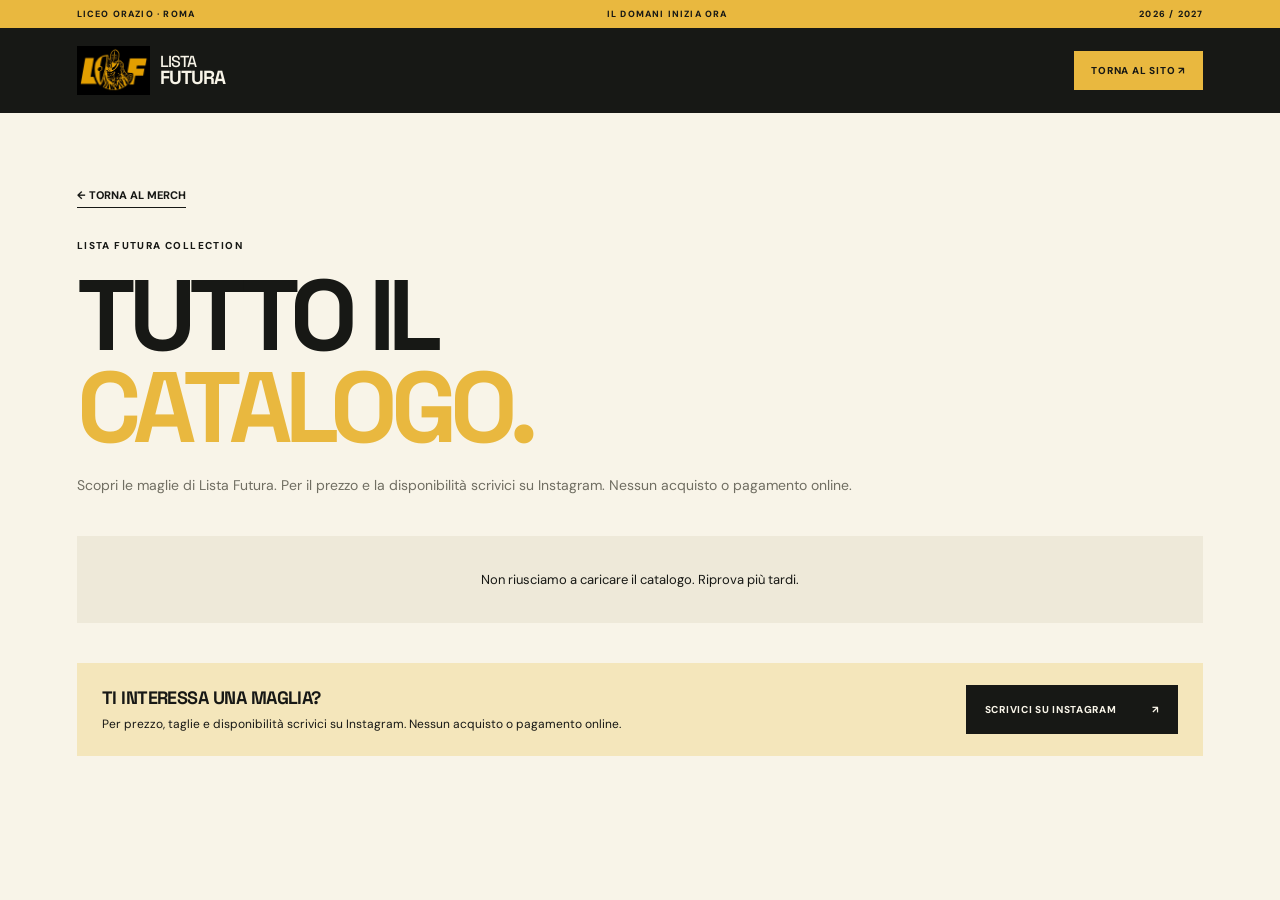
<file: catalogo.html>
<!DOCTYPE html>
<html lang="it"><head><meta charset="utf-8"/><meta content="width=device-width, initial-scale=1" name="viewport"/><meta content="#171815" name="theme-color"/><link href="style.css?v=20261105j" rel="stylesheet"/><title>Catalogo — Lista Futura</title></head><body><div class="topline"><span>LICEO ORAZIO · ROMA</span><span>IL DOMANI INIZIA ORA</span><span>2026 / 2027</span></div><header class="header"><a class="brand" href="index.html"><img alt="Logo Lista Futura" src="assets/logo.jpg"/><span>LISTA<br/><b>FUTURA</b></span></a><a class="nav-merch" href="index.html">TORNA AL SITO ↗</a></header><main class="inner-page"><a class="page-back" href="index.html#merch">← TORNA AL MERCH</a><p class="overline" style="margin-top:35px">LISTA FUTURA COLLECTION</p><h1>TUTTO IL<br/><em>CATALOGO.</em></h1><p class="intro-copy">Scopri le maglie di Lista Futura. Per il prezzo e la disponibilità scrivici su Instagram. Nessun acquisto o pagamento online.</p><div class="product-grid" data-products=""><div class="empty-state">Caricamento catalogo...</div></div><div class="merch-contact"><div><strong>TI INTERESSA UNA MAGLIA?</strong><p>Per prezzo, taglie e disponibilità scrivici su Instagram. Nessun acquisto o pagamento online.</p></div><a class="button black" data-phone-contact="" href="https://ig.me/m/lista.futura.orazio" id="phoneContact" rel="noopener" target="_blank">SCRIVICI SU INSTAGRAM <span>↗</span></a></div></main><script src="contenuti.js?v=20261105j"></script><script src="home-contenuti.js?v=20261105j"></script></body></html>
</file>
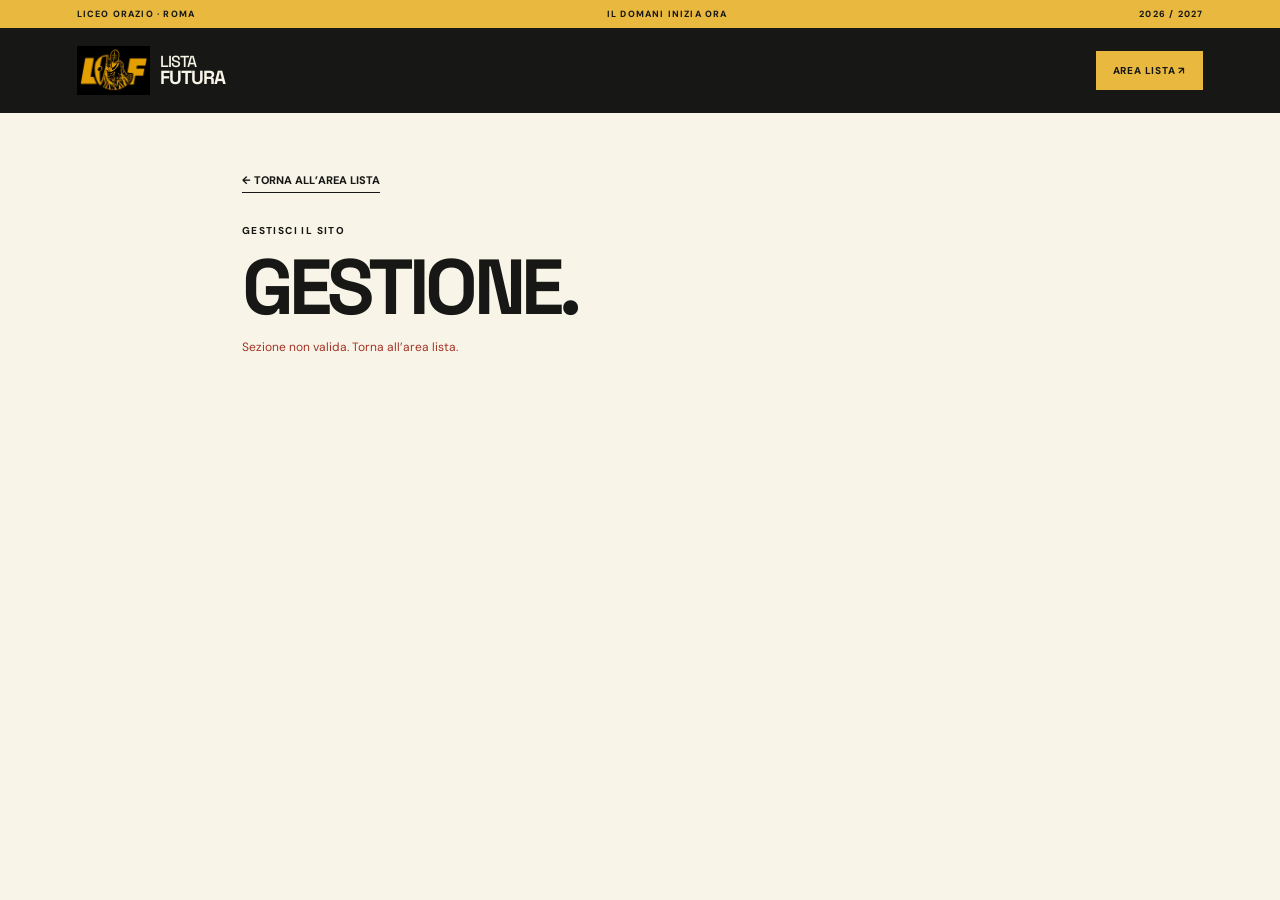
<file: gestione-contenuti.html>
<!doctype html><html lang="it"><head><meta charset="utf-8"><meta name="viewport" content="width=device-width,initial-scale=1"><meta name="theme-color" content="#171815"><title>Gestione contenuti — Lista Futura</title><link rel="stylesheet" href="style.css?v=20261105j"><style>
.editor{max-width:950px;margin:auto;padding:55px 6% 100px}.editor h1{font-size:clamp(48px,7vw,78px);line-height:.92;letter-spacing:-.06em;margin:15px 0}.editor .intro{font-size:13px;line-height:1.6;color:#6c695e}.editor-box{margin-top:30px;border:1px solid #c8c0a9;background:#efe6cd;padding:24px}.editor-box h2{font-size:24px;letter-spacing:-.04em}.editor-box label{display:block;font-size:11px;font-weight:800;margin:15px 0}.editor-box input,.editor-box textarea{display:block;width:100%;padding:12px;margin-top:7px;border:1px solid #aaa28d;background:#fff;font:inherit;font-size:14px}.editor-box textarea{min-height:110px;resize:vertical}.editor-box small{color:#6c695e;font-weight:400}.editor-list{display:grid;gap:10px;margin-top:20px}.editor-row{background:#f8f3e6;padding:17px;display:flex;justify-content:space-between;align-items:center;gap:15px}.editor-row h3{font-size:18px;margin:6px 0}.editor-row p{font-size:11px;color:#6c695e}.editor-actions{display:flex;gap:6px;flex-wrap:wrap}.editor-actions button,.cancel-edit{background:transparent;border:1px solid #a89d87;padding:10px;font-size:10px;font-weight:800}.editor-status{font-size:12px;color:#a13324;min-height:18px;margin-top:12px}.editor-form-actions{display:flex;gap:10px;align-items:center;flex-wrap:wrap}.editor button:disabled{opacity:.5}.hidden{display:none!important}@media(max-width:600px){.editor-row{align-items:flex-start;flex-direction:column}}
</style></head><body><div class="topline"><span>LICEO ORAZIO · ROMA</span><span>IL DOMANI INIZIA ORA</span><span>2026 / 2027</span></div><header class="header"><a class="brand" href="index.html"><img src="assets/logo.jpg" alt="Logo Lista Futura"><span>LISTA<br><b>FUTURA</b></span></a><a class="nav-merch" href="gestione-sito.html">AREA LISTA ↗</a></header><main class="editor"><a class="page-back" href="gestione-sito.html">← TORNA ALL’AREA LISTA</a><p class="overline" style="margin-top:35px">GESTISCI IL SITO</p><h1 id="pageTitle">GESTIONE.</h1><p id="pageDescription" class="intro"></p><div id="accessError" class="editor-status" role="alert"></div><section id="editorPanel" class="hidden"><div class="editor-box"><h2 id="formTitle">AGGIUNGI</h2><form id="editorForm"><div id="fields"></div><div class="editor-form-actions"><button class="button black" type="submit" id="saveButton">SALVA ↗</button><button type="button" class="cancel-edit hidden" id="cancelEdit">ANNULLA MODIFICA</button></div></form><p class="editor-status" id="formStatus" role="status"></p></div><div class="editor-box"><h2 id="listTitle">ELEMENTI PUBBLICATI</h2><p class="intro">Le modifiche sono pubbliche. Controlla sempre testi e immagini prima di salvare.</p><div class="editor-list" id="items"></div><p class="editor-status" id="listStatus" role="status"></p></div></section></main><script src="moderatore-session.js?v=20261105j"></script><script src="gestione-contenuti.js?v=20261105j"></script></body></html>
</file>
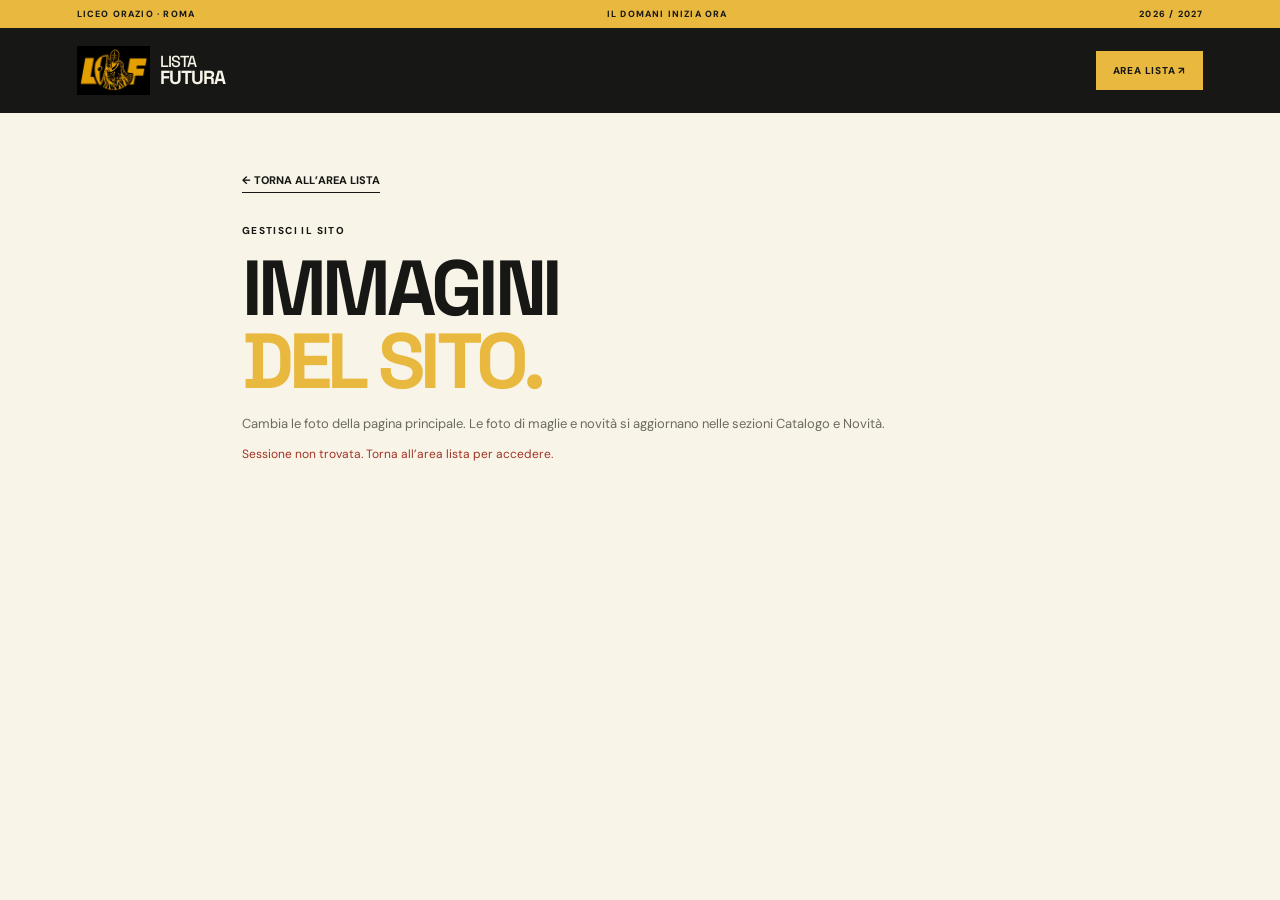
<file: gestione-immagini.html>
<!doctype html><html lang="it"><head><meta charset="utf-8"><meta name="viewport" content="width=device-width,initial-scale=1"><meta name="theme-color" content="#171815"><title>Immagini del sito — Lista Futura</title><link rel="stylesheet" href="style.css?v=20261105j"><style>
.editor{max-width:950px;margin:auto;padding:55px 6% 100px}.editor h1{font-size:clamp(42px,7vw,78px);line-height:.94;letter-spacing:-.06em;margin:15px 0}.editor .intro{font-size:13px;line-height:1.6;color:#6c695e}.editor-box{margin-top:30px;border:1px solid #c8c0a9;background:#efe6cd;padding:24px}.editor-box h2{font-size:24px;letter-spacing:-.04em}.editor-box label{display:block;font-size:11px;font-weight:800;margin:15px 0}.editor-box input,.editor-box textarea{display:block;width:100%;padding:12px;margin-top:7px;border:1px solid #aaa28d;background:#fff;font:inherit;font-size:14px}.editor-box small{color:#6c695e;font-weight:400;line-height:1.5}.editor-status{font-size:12px;color:#a13324;min-height:18px;margin-top:12px}.editor button:disabled{opacity:.5}.hidden{display:none!important}
.image-list{display:grid;gap:14px;margin-top:20px}.image-slot{background:#f8f3e6;padding:16px;display:grid;grid-template-columns:200px 1fr;gap:18px;align-items:start}.image-preview{height:140px;background:#fff;border:1px solid #ddd6c2;overflow:hidden}.image-preview img{width:100%;height:100%;object-fit:cover}.image-body small{font-size:9px;font-weight:800;letter-spacing:.1em;color:#898578}.image-body h3{font-size:20px;letter-spacing:-.04em;margin:6px 0 6px}.image-body p{font-size:12px;line-height:1.5;color:#6c695e}.image-actions{display:flex;gap:8px;flex-wrap:wrap;margin-top:4px}.image-actions button[data-reset]{background:transparent;border:1px solid #a89d87;padding:10px;font-size:10px;font-weight:800}.image-status{font-size:12px;color:#254d2f;min-height:16px;margin-top:10px}
@media(max-width:600px){.image-slot{grid-template-columns:1fr}.image-preview{height:180px}}
</style></head><body><div class="topline"><span>LICEO ORAZIO · ROMA</span><span>IL DOMANI INIZIA ORA</span><span>2026 / 2027</span></div><header class="header"><a class="brand" href="index.html"><img src="assets/logo.jpg" alt="Logo Lista Futura"><span>LISTA<br><b>FUTURA</b></span></a><a class="nav-merch" href="gestione-sito.html">AREA LISTA ↗</a></header><main class="editor"><a class="page-back" href="gestione-sito.html">← TORNA ALL’AREA LISTA</a><p class="overline" style="margin-top:35px">GESTISCI IL SITO</p><h1>IMMAGINI<br><em>DEL SITO.</em></h1><p class="intro">Cambia le foto della pagina principale. Le foto di maglie e novità si aggiornano nelle sezioni Catalogo e Novità.</p><p id="accessError" class="editor-status" role="alert"></p><section id="editorPanel" class="hidden"><div class="editor-box"><h2>FOTO DELLA PAGINA PRINCIPALE</h2><p class="intro">Scegli una foto per ogni riquadro e premi CARICA FOTO. Formati accettati: JPG, PNG o WebP, massimo 3 MB. La nuova foto appare subito nel sito: se non la vedi, ricarica la pagina.</p><div class="image-list" id="slots"></div><p class="editor-status" id="pageStatus" role="status"></p></div></section></main><script src="moderatore-session.js?v=20261105j"></script><script src="gestione-immagini.js?v=20261105j"></script></body></html>
</file>
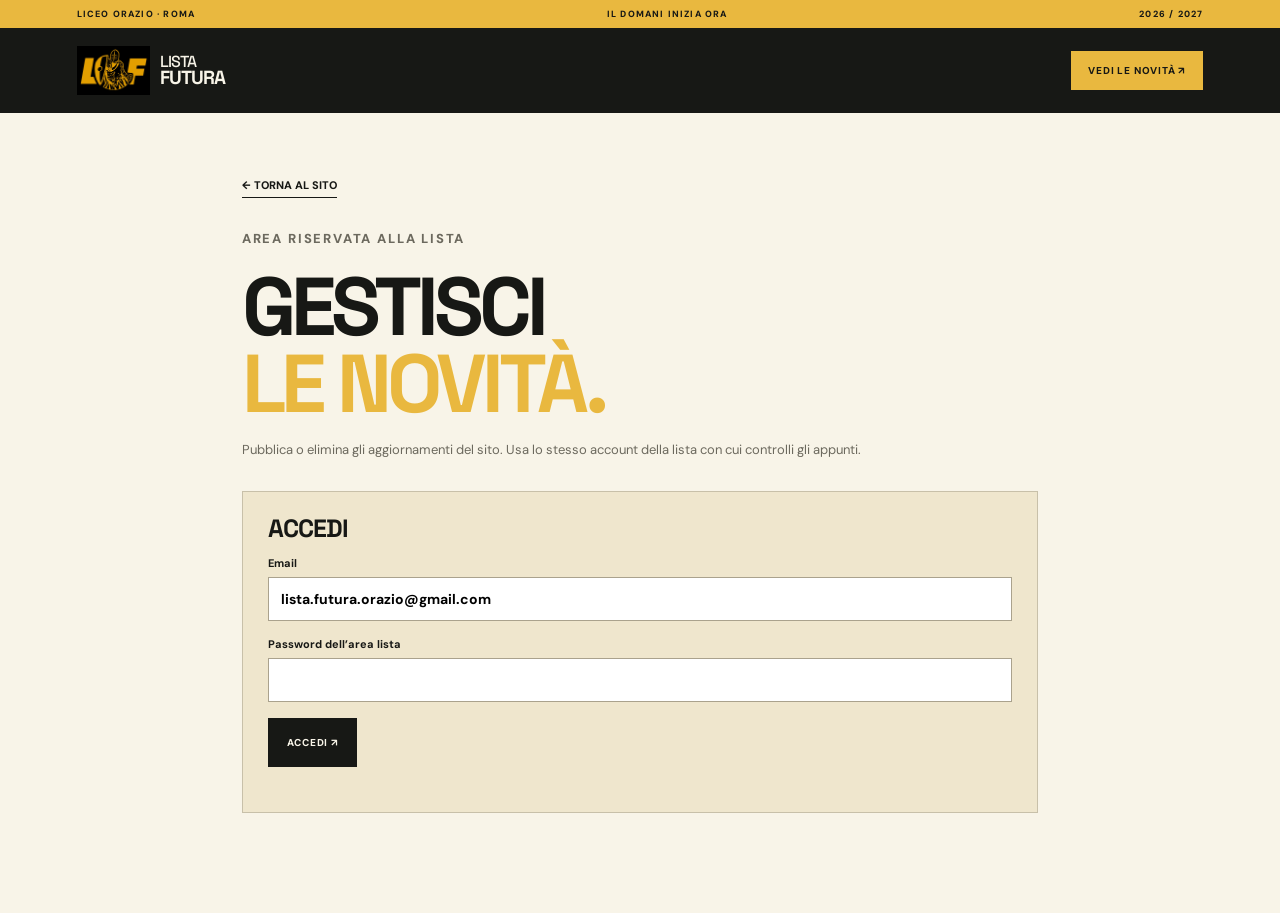
<file: gestione-novita.html>
<!doctype html><html lang="it"><head><meta charset="utf-8"><meta name="viewport" content="width=device-width,initial-scale=1"><meta name="theme-color" content="#171815"><link rel="stylesheet" href="style.css?v=20261105j"><title>Gestisci le novità — Lista Futura</title><style>
.manage-wrap{max-width:950px;margin:auto;padding:60px 6% 100px}.manage-wrap h1{font-size:clamp(45px,7vw,82px);line-height:.94;letter-spacing:-.06em;margin:18px 0}.manage-wrap p{font-size:13px;line-height:1.6;color:#6c695e}.manage-box{background:#efe6cd;border:1px solid #c8c0a9;padding:25px;margin-top:30px}.manage-box h2{font-size:25px;letter-spacing:-.04em}.manage-box label{display:block;font-size:11px;font-weight:700;margin:16px 0}.manage-box input,.manage-box textarea{display:block;width:100%;margin-top:7px;padding:12px;border:1px solid #aaa28d;background:#fff;font:inherit;font-size:14px}.manage-box textarea{min-height:130px;resize:vertical}.manage-box button:disabled{opacity:.6}.manage-box .msg{color:#9e3124;min-height:20px}.manage-list{display:grid;gap:10px;margin-top:20px}.manage-row{background:#f7f2e5;padding:18px;display:flex;align-items:center;justify-content:space-between;gap:15px}.manage-row small{font-size:10px;color:#716e60}.manage-row h3{margin:6px 0}.manage-row button,.manage-actions button{padding:10px;border:1px solid #a79d87;background:transparent;font-size:10px;font-weight:800}.manage-actions{display:flex;align-items:center;justify-content:space-between;gap:12px;flex-wrap:wrap;margin-top:35px}.hidden{display:none!important}@media(max-width:600px){.manage-row{align-items:flex-start;flex-direction:column}}
</style></head><body><div class="topline"><span>LICEO ORAZIO · ROMA</span><span>IL DOMANI INIZIA ORA</span><span>2026 / 2027</span></div><header class="header"><a href="index.html" class="brand"><img src="assets/logo.jpg" alt="Logo Lista Futura"><span>LISTA<br><b>FUTURA</b></span></a><a href="novita.html" class="nav-merch">VEDI LE NOVITÀ ↗</a></header><main class="manage-wrap"><a class="page-back" href="index.html">← TORNA AL SITO</a><p class="overline" style="margin-top:35px">AREA RISERVATA ALLA LISTA</p><h1>GESTISCI<br><em>LE NOVITÀ.</em></h1><p>Pubblica o elimina gli aggiornamenti del sito. Usa lo stesso account della lista con cui controlli gli appunti.</p><section class="manage-box" id="loginPanel"><h2>ACCEDI</h2><form id="loginForm"><label>Email<input type="email" id="email" value="lista.futura.orazio@gmail.com" autocomplete="username" required></label><label>Password dell’area lista<input type="password" id="password" autocomplete="current-password" required></label><button class="button black" type="submit">ACCEDI ↗</button></form><p class="msg" id="loginError" role="alert"></p></section><section class="hidden" id="panel"><div class="manage-actions"><a class="page-back" href="gestione.html">GESTISCI GLI APPUNTI ↗</a><button id="logout" type="button">ESCI</button></div><div class="manage-box"><h2>AGGIUNGI UNA NOVITÀ</h2><p>La novità sarà subito visibile a tutti. Carica solo foto che hai il permesso di pubblicare.</p><form id="newsForm"><label>Titolo<input id="title" maxlength="160" minlength="3" required></label><label>Testo<textarea id="text" maxlength="2000" minlength="3" required></textarea></label><label>Data<input id="date" type="date" required></label><label>Categoria<input id="category" maxlength="50" minlength="2" placeholder="Es. FUTURA CUP" required></label><label>Foto facoltativa <small>JPG, PNG o WebP, massimo 3 MB</small><input id="photo" type="file" accept="image/jpeg,image/png,image/webp"></label><button class="button black" type="submit">PUBBLICA NOVITÀ ↗</button></form><p id="formMessage" class="msg" role="status"></p></div><div class="manage-box"><h2>NOVITÀ PUBBLICATE</h2><p>Puoi eliminare una notizia. L’operazione la rimuove sia dalla pagina principale sia dall’archivio.</p><div class="manage-list" id="newsList"></div><p class="msg" id="listMessage" role="status"></p></div></section></main><script src="moderatore-session.js?v=20261105j"></script><script src="gestione-novita.js?v=20261105j"></script></body></html>
</file>
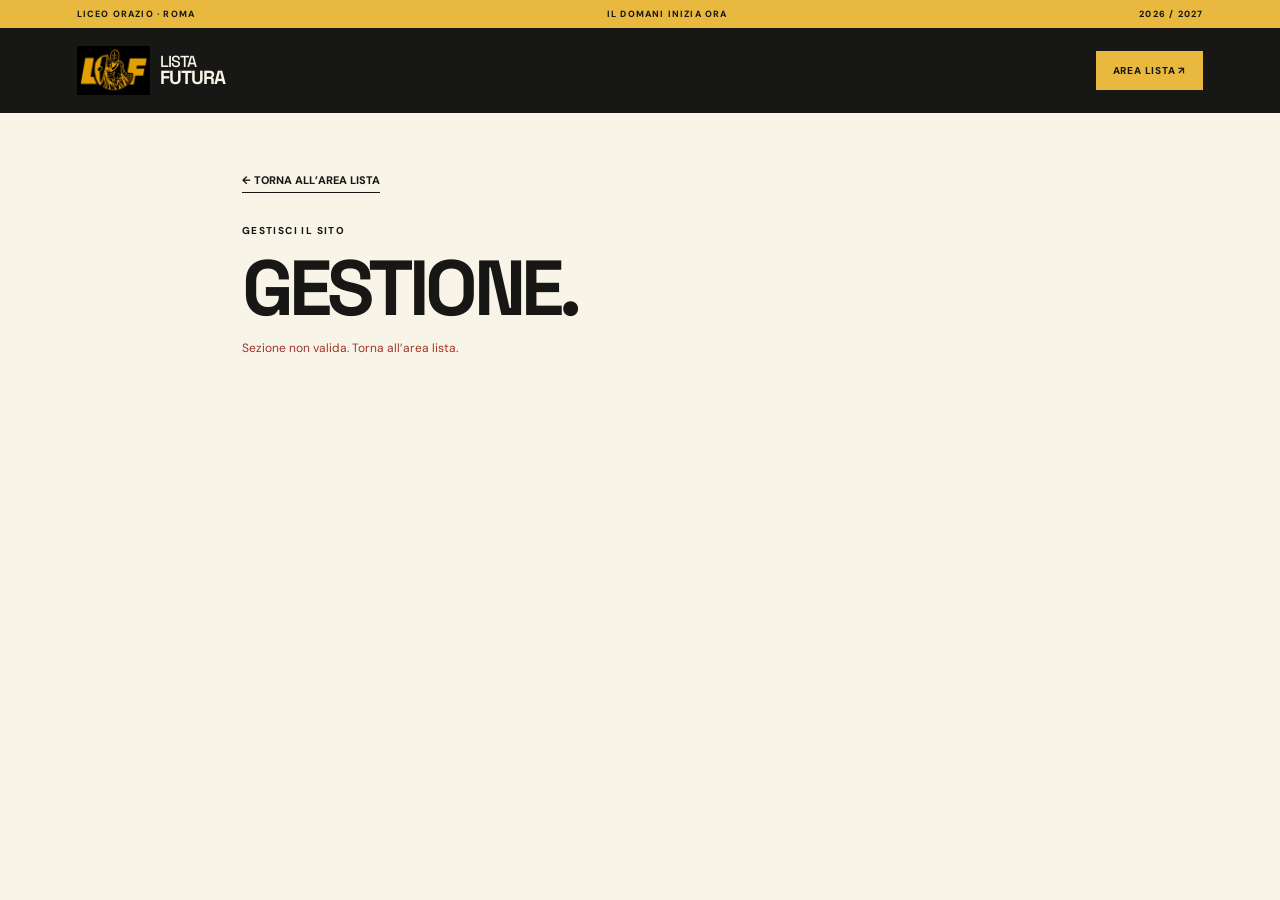
<file: gestione-pagina.html>
<!doctype html><html lang="it"><head><meta charset="utf-8"><meta name="viewport" content="width=device-width,initial-scale=1"><meta name="theme-color" content="#171815"><title>Gestione pagina — Lista Futura</title><link rel="stylesheet" href="style.css?v=20261105j"><style>
.editor{max-width:950px;margin:auto;padding:55px 6% 100px}.editor h1{font-size:clamp(42px,7vw,78px);line-height:.94;letter-spacing:-.06em;margin:15px 0}.editor .intro{font-size:13px;line-height:1.6;color:#6c695e}.editor-box{margin-top:30px;border:1px solid #c8c0a9;background:#efe6cd;padding:24px}.editor-box h2{font-size:24px;letter-spacing:-.04em}.editor-box label{display:block;font-size:11px;font-weight:800;margin:15px 0}.editor-box input,.editor-box textarea{display:block;width:100%;padding:12px;margin-top:7px;border:1px solid #aaa28d;background:#fff;font:inherit;font-size:14px}.editor-box textarea{min-height:125px;resize:vertical}.editor-box textarea.long{min-height:240px}.editor-box small{color:#6c695e;font-weight:400;line-height:1.5}.editor-list{display:grid;gap:10px;margin-top:20px}.editor-row{background:#f8f3e6;padding:17px;display:flex;justify-content:space-between;align-items:center;gap:15px}.editor-row h3{font-size:18px;margin:6px 0}.editor-row p{font-size:11px;color:#6c695e}.editor-actions{display:flex;gap:6px;flex-wrap:wrap}.editor-actions button,.cancel-edit{background:transparent;border:1px solid #a89d87;padding:10px;font-size:10px;font-weight:800}.editor-status{font-size:12px;color:#a13324;min-height:18px;margin-top:12px}.editor-form-actions{display:flex;gap:10px;align-items:center;flex-wrap:wrap}.editor button:disabled{opacity:.5}.hidden{display:none!important}@media(max-width:600px){.editor-row{align-items:flex-start;flex-direction:column}}
</style></head><body><div class="topline"><span>LICEO ORAZIO · ROMA</span><span>IL DOMANI INIZIA ORA</span><span>2026 / 2027</span></div><header class="header"><a class="brand" href="index.html"><img src="assets/logo.jpg" alt="Logo Lista Futura"><span>LISTA<br><b>FUTURA</b></span></a><a class="nav-merch" href="gestione-sito.html">AREA LISTA ↗</a></header><main class="editor"><a class="page-back" href="gestione-sito.html">← TORNA ALL’AREA LISTA</a><p class="overline" style="margin-top:35px">GESTISCI IL SITO</p><h1 id="pageTitle">GESTIONE.</h1><p id="pageDescription" class="intro"></p><p id="accessError" class="editor-status" role="alert"></p><section id="editorPanel" class="hidden"><div class="editor-box hidden" id="singleBox"><h2 id="singleTitle"></h2><form id="singleForm"><div id="singleFields"></div><button class="button black" type="submit">SALVA MODIFICHE ↗</button></form><p id="singleStatus" class="editor-status" role="status"></p></div><div class="editor-box hidden" id="itemsBox"><h2 id="itemTitle"></h2><form id="itemForm"><div id="itemFields"></div><div class="editor-form-actions"><button class="button black" type="submit">SALVA ↗</button><button class="cancel-edit hidden" type="button" id="cancelEdit">ANNULLA MODIFICA</button></div></form><p id="itemStatus" class="editor-status" role="status"></p></div><div class="editor-box hidden" id="listBox"><h2 id="listTitle"></h2><div class="editor-list" id="items"></div><p class="editor-status" id="listStatus" role="status"></p></div></section></main><script src="moderatore-session.js?v=20261105j"></script><script src="gestione-pagina.js?v=20261105j"></script></body></html>
</file>
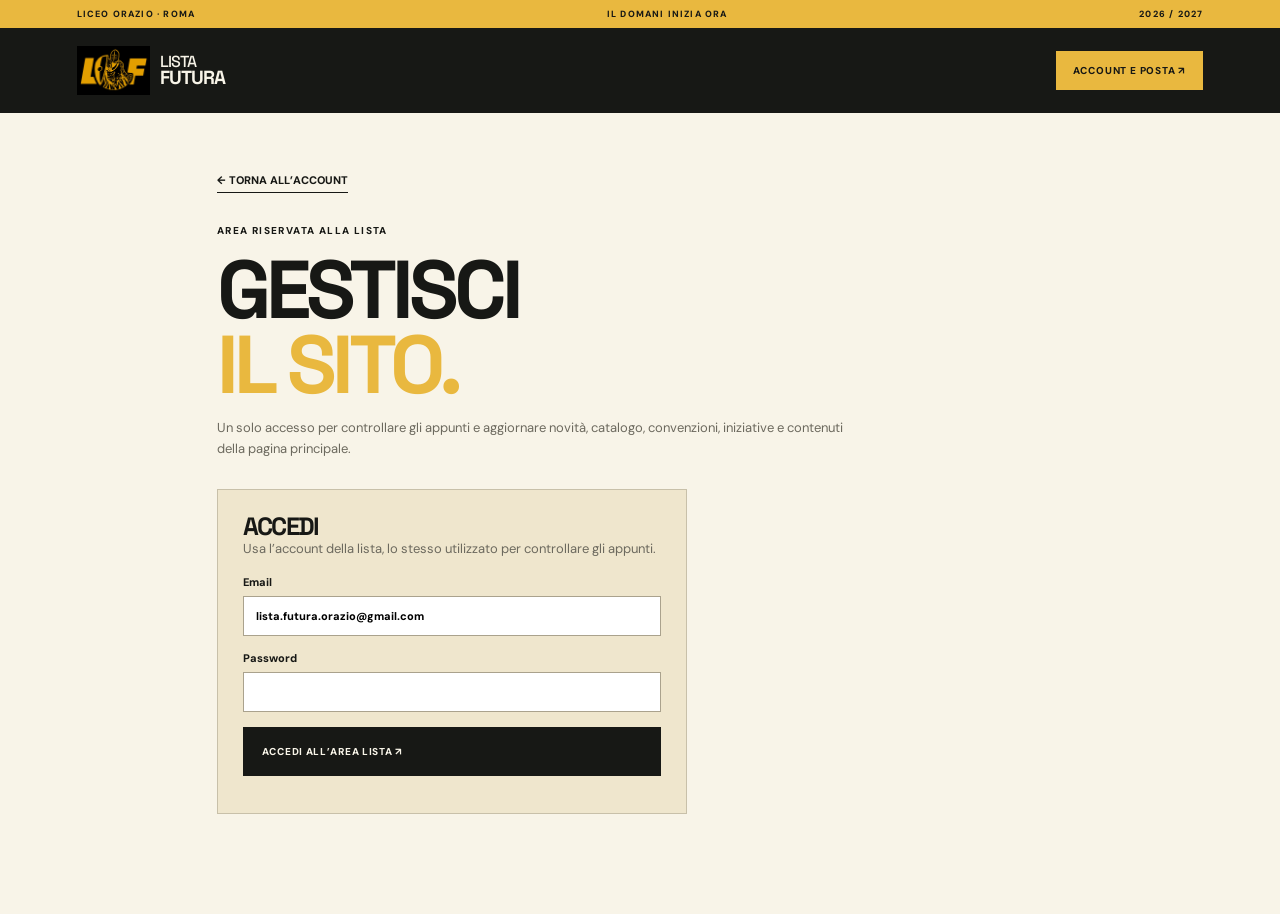
<file: gestione-sito.html>
<!doctype html><html lang="it"><head><meta charset="utf-8"><meta name="viewport" content="width=device-width,initial-scale=1"><meta name="theme-color" content="#171815"><title>Area Lista — Lista Futura</title><link rel="stylesheet" href="style.css?v=20261105j"><style>
.site-admin{max-width:1000px;margin:auto;padding:55px 6% 100px}.site-admin h1{font-size:clamp(48px,7vw,82px);line-height:.92;letter-spacing:-.06em;margin:15px 0}.site-admin .desc{max-width:650px;color:#6c695e;font-size:13px;line-height:1.6}.site-login{max-width:470px;background:#efe6cd;padding:25px;border:1px solid #c8c0a9;margin-top:30px}.site-login h2{font-size:25px}.site-login label{display:block;font-size:11px;font-weight:800;margin:15px 0}.site-login input{display:block;width:100%;margin-top:7px;border:1px solid #aaa28d;background:#fff;padding:12px}.site-login .button{width:100%}.site-error{color:#a83424;font-size:12px;margin-top:12px}.dashboard-top{display:flex;align-items:center;justify-content:space-between;gap:12px;margin-top:35px}.dashboard-top button{border:1px solid #aaa28d;background:transparent;padding:10px;font-size:10px;font-weight:800}.dashboard-grid{display:grid;grid-template-columns:repeat(2,1fr);gap:14px;margin-top:20px}.dashboard-card{background:#eee8d7;border:1px solid #c8c0a9;padding:24px;display:flex;min-height:165px;flex-direction:column;justify-content:space-between}.dashboard-card span{font-size:10px;letter-spacing:.1em;font-weight:800}.dashboard-card h2{font-size:27px;letter-spacing:-.05em;margin:10px 0}.dashboard-card p{font-size:12px;line-height:1.5;color:#6c695e}.dashboard-card strong{font-size:11px;margin-top:18px}.hidden{display:none!important}@media(max-width:600px){.dashboard-grid{grid-template-columns:1fr}.dashboard-card{min-height:130px}}
</style></head><body><div class="topline"><span>LICEO ORAZIO · ROMA</span><span>IL DOMANI INIZIA ORA</span><span>2026 / 2027</span></div><header class="header"><a class="brand" href="index.html"><img src="assets/logo.jpg" alt="Logo Lista Futura"><span>LISTA<br><b>FUTURA</b></span></a><a class="nav-merch" href="account.html">ACCOUNT E POSTA ↗</a></header><main class="site-admin"><a class="page-back" href="account.html">← TORNA ALL’ACCOUNT</a><p class="overline" style="margin-top:35px">AREA RISERVATA ALLA LISTA</p><h1>GESTISCI<br><em>IL SITO.</em></h1><p class="desc">Un solo accesso per controllare gli appunti e aggiornare novità, catalogo, convenzioni, iniziative e contenuti della pagina principale.</p><section class="site-login" id="loginPanel"><h2>ACCEDI</h2><p class="desc">Usa l’account della lista, lo stesso utilizzato per controllare gli appunti.</p><form id="loginForm"><label>Email<input type="email" id="email" autocomplete="username" value="lista.futura.orazio@gmail.com" required></label><label>Password<input type="password" id="password" autocomplete="current-password" required></label><button class="button black" type="submit">ACCEDI ALL’AREA LISTA ↗</button></form><p class="site-error" id="loginError" role="alert"></p></section><section id="dashboard" class="hidden"><div class="dashboard-top"><p class="overline">SCEGLI COSA AGGIORNARE</p><button id="logout" type="button">ESCI</button></div><div class="dashboard-grid"><a class="dashboard-card" href="gestione.html"><div><span>01 / MODERAZIONE</span><h2>Appunti</h2><p>Controlla, approva o disapprova gli invii.</p></div><strong>GESTISCI ↗</strong></a><a class="dashboard-card" href="gestione-contenuti.html?tipo=novita"><div><span>02 / AGGIORNAMENTI</span><h2>Novità</h2><p>Aggiungi, modifica o elimina una notizia.</p></div><strong>GESTISCI ↗</strong></a><a class="dashboard-card" href="gestione-contenuti.html?tipo=catalogo"><div><span>03 / MERCH</span><h2>Catalogo</h2><p>Aggiorna maglie, foto e vestibilità.</p></div><strong>GESTISCI ↗</strong></a><a class="dashboard-card" href="gestione-contenuti.html?tipo=convenzioni"><div><span>04 / SCHOOL CARD</span><h2>Convenzioni</h2><p>Aggiorna la lista delle attività convenzionate.</p></div><strong>GESTISCI ↗</strong></a><a class="dashboard-card" href="gestione-contenuti.html?tipo=iniziative"><div><span>05 / COMUNITÀ</span><h2>Iniziative</h2><p>Aggiungi o modifica gli eventi della lista.</p></div><strong>GESTISCI ↗</strong></a><a class="dashboard-card" href="gestione-pagina.html?tipo=storia"><div><span>06 / CHI SIAMO</span><h2>La nostra storia</h2><p>Modifica il testo, i valori e i risultati.</p></div><strong>GESTISCI ↗</strong></a><a class="dashboard-card" href="gestione-pagina.html?tipo=squadra"><div><span>07 / CHI SIAMO</span><h2>La nostra squadra</h2><p>Aggiungi o modifica candidati, classi e voti.</p></div><strong>GESTISCI ↗</strong></a><a class="dashboard-card" href="gestione-pagina.html?tipo=proposte"><div><span>08 / PROGETTI</span><h2>Proposte</h2><p>Aggiorna la presentazione e le singole proposte.</p></div><strong>GESTISCI ↗</strong></a><a class="dashboard-card" href="gestione-pagina.html?tipo=contatto"><div><span>09 / MERCH</span><h2>Contatto merch</h2><p>Di base si usa la chat Instagram. Puoi aggiungere un numero se vuoi.</p></div><strong>GESTISCI ↗</strong></a><a class="dashboard-card" href="gestione-immagini.html"><div><span>10 / IMMAGINI</span><h2>Immagini del sito</h2><p>Cambia le foto di copertina, storia e Futura Cup.</p></div><strong>GESTISCI ↗</strong></a></div></section></main><script src="moderatore-session.js?v=20261105j"></script><script src="gestione-sito.js?v=20261105j"></script></body></html>
</file>
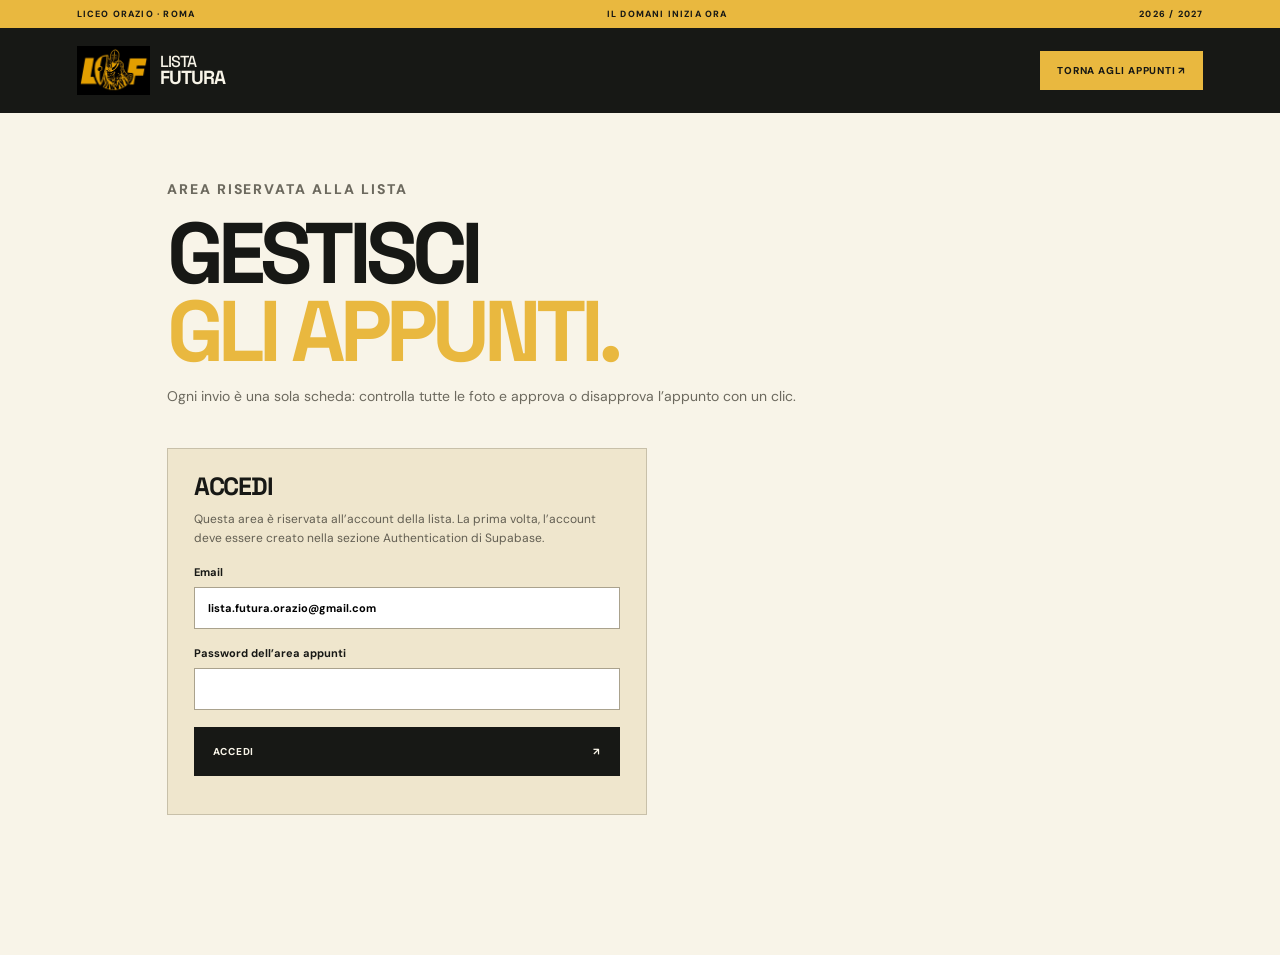
<file: gestione.html>
<!doctype html>
<html lang="it"><head><meta charset="utf-8"><meta name="viewport" content="width=device-width, initial-scale=1"><meta name="theme-color" content="#171815"><title>Gestione appunti — Lista Futura</title><link rel="stylesheet" href="style.css?v=20261105j"><style>
.admin-main{max-width:1100px;margin:0 auto;padding:65px 6% 100px}.admin-header{display:flex;justify-content:space-between;align-items:end;gap:20px}.admin-header h1{font-size:clamp(49px,7vw,86px);line-height:.9;letter-spacing:-.07em;margin:15px 0}.admin-header p{color:#6c695e;font-size:14px;line-height:1.6;max-width:630px}.admin-login{max-width:480px;margin:40px 0;padding:26px;background:#efe6cd;border:1px solid #c8c0a9}.admin-login h2{font-size:25px;letter-spacing:-.05em}.admin-login p{font-size:12px;line-height:1.6;margin:12px 0;color:#625e52}.admin-login label{font-size:11px;font-weight:700;display:block;margin:17px 0}.admin-login input{display:block;margin-top:8px;border:1px solid #aaa28d;background:white;padding:13px;width:100%}.admin-login button{width:100%}.admin-error{color:#a83424!important;font-weight:700}.admin-controls{display:flex;justify-content:space-between;gap:10px;align-items:center;border-bottom:1px solid #c8c0a9;padding:24px 0 15px;margin-top:35px}.admin-controls h2{font-size:24px;letter-spacing:-.04em}.admin-controls button{background:none;border:1px solid #aaa28d;padding:10px 12px;font-size:10px;font-weight:800}.pending-list{display:grid;gap:18px;margin-top:20px}.pending-card{background:#eee8d7;padding:25px}.pending-top{display:flex;justify-content:space-between;align-items:start;gap:20px}.pending-top h3{font-size:25px;letter-spacing:-.05em;margin:10px 0}.pending-top span{font-size:10px;font-weight:800;letter-spacing:.1em}.pending-top p{font-size:12px;color:#6c695e}.pending-images{display:grid;grid-template-columns:repeat(auto-fit,minmax(120px,1fr));gap:10px;margin:22px 0}.pending-images a,.pending-images .missing{display:flex;flex-direction:column;gap:6px;font-size:10px;font-weight:800}.pending-images img{width:100%;height:190px;object-fit:contain;background:#dcd6c6}.pending-images .missing{background:#e2d7bf;padding:20px;min-height:150px}.admin-empty{padding:35px;text-align:center;background:#eee8d7;font-size:13px}.pending-card .button:disabled{opacity:.5;cursor:wait}.admin-msg{font-size:12px;line-height:1.5;margin-top:12px}.admin-back{font-size:10px;letter-spacing:.1em;font-weight:800;border-bottom:1px solid;padding-bottom:5px}.hidden{display:none!important}@media(max-width:600px){.admin-main{padding-top:45px}.admin-header{display:block}.pending-images{grid-template-columns:repeat(2,1fr)}.pending-images img{height:150px}}
.decision-actions{display:flex;align-items:end;gap:12px;flex-wrap:wrap}.reason-label{font-size:11px;font-weight:700;display:flex;flex-direction:column;gap:6px}.reason-label select{min-height:48px;padding:10px;border:1px solid #aaa28d;background:white;max-width:100%}.button.reject{background:transparent;color:#772d22;border:1px solid #772d22}.button.reject:hover{background:#f2d9d0}
</style></head><body><div class="topline"><span>LICEO ORAZIO · ROMA</span><span>IL DOMANI INIZIA ORA</span><span>2026 / 2027</span></div><header class="header"><a href="index.html" class="brand"><img src="assets/logo.jpg" alt="Logo Lista Futura"><span>LISTA<br><b>FUTURA</b></span></a><a class="nav-merch" href="index.html#appunti">TORNA AGLI APPUNTI ↗</a></header><main class="admin-main"><div class="admin-header"><div><p class="overline">AREA RISERVATA ALLA LISTA</p><h1>GESTISCI<br><em>GLI APPUNTI.</em></h1><p>Ogni invio è una sola scheda: controlla tutte le foto e approva o disapprova l’appunto con un clic.</p></div></div><section id="loginPanel" class="admin-login"><h2>ACCEDI</h2><p>Questa area è riservata all’account della lista. La prima volta, l’account deve essere creato nella sezione Authentication di Supabase.</p><form id="loginForm"><label>Email<input type="email" id="email" value="lista.futura.orazio@gmail.com" autocomplete="username" required></label><label>Password dell’area appunti<input type="password" id="password" autocomplete="current-password" required></label><button class="button black" type="submit">ACCEDI <span>↗</span></button></form><p id="loginError" class="admin-error" role="alert"></p></section><section id="adminPanel" class="hidden"><div class="admin-controls"><h2>DA CONTROLLARE</h2><div><button id="reload" type="button">AGGIORNA</button> <button id="logout" type="button">ESCI</button></div></div><div class="admin-links"><a href="gestione-sito.html" class="admin-back">TORNA ALL’AREA LISTA ↗</a></div><p id="adminMessage" class="admin-msg" role="status"></p><div id="pendingList" class="pending-list"></div></section></main><script src="moderatore-session.js?v=20261105j"></script><script src="gestione.js?v=20261105j"></script></body></html>
</file>
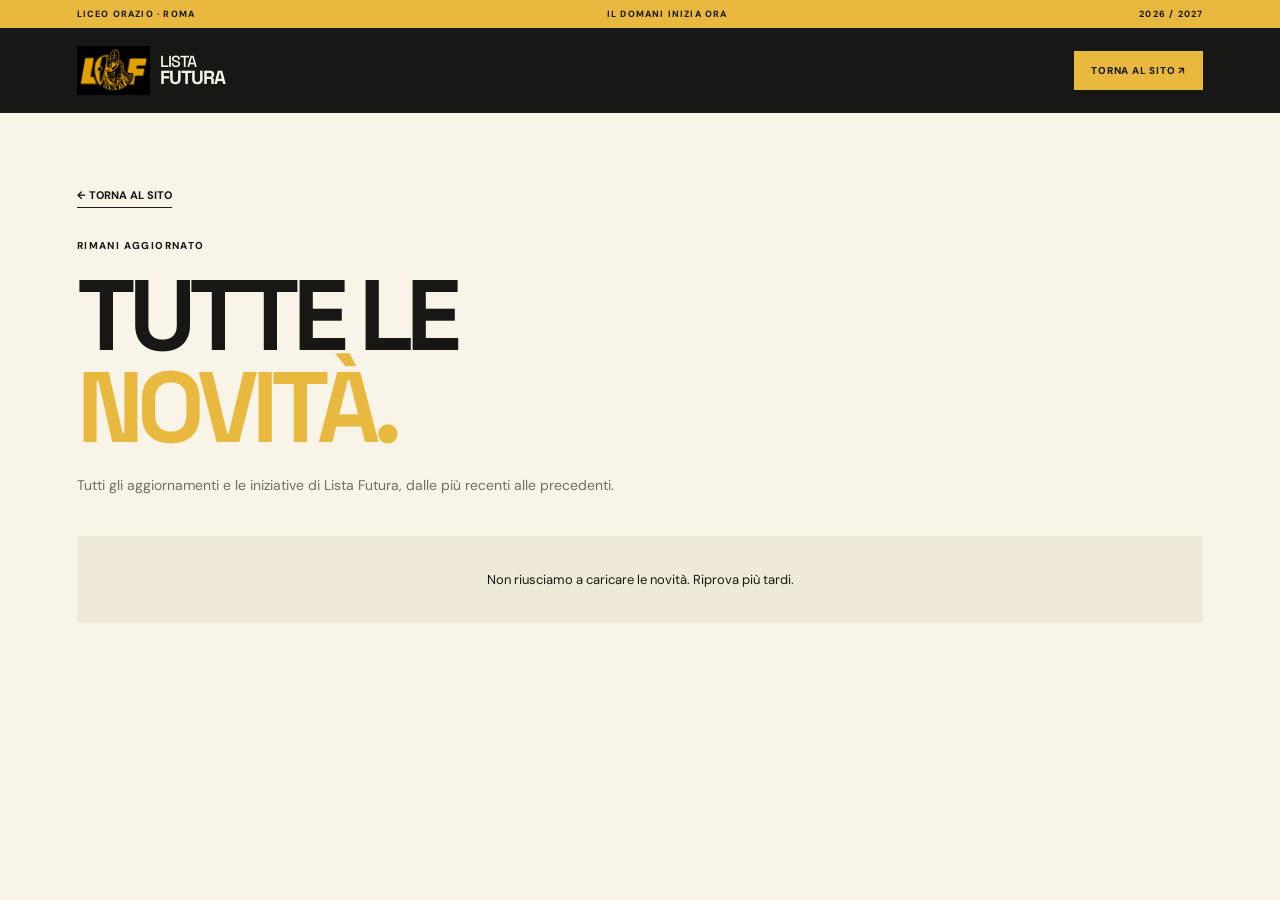
<file: novita.html>
<!doctype html><html lang="it"><head><meta charset="utf-8"><meta name="viewport" content="width=device-width, initial-scale=1"><meta name="theme-color" content="#171815"><link rel="stylesheet" href="style.css?v=20261105j"><title>Tutte le novità — Lista Futura</title></head><body><div class="topline"><span>LICEO ORAZIO · ROMA</span><span>IL DOMANI INIZIA ORA</span><span>2026 / 2027</span></div><header class="header"><a href="index.html" class="brand"><img src="assets/logo.jpg" alt="Logo Lista Futura"><span>LISTA<br><b>FUTURA</b></span></a><a class="nav-merch" href="index.html">TORNA AL SITO ↗</a></header><main class="inner-page"><a class="page-back" href="index.html#novita">← TORNA AL SITO</a><p class="overline" style="margin-top:35px">RIMANI AGGIORNATO</p><h1>TUTTE LE<br><em>NOVITÀ.</em></h1><p class="intro-copy">Tutti gli aggiornamenti e le iniziative di Lista Futura, dalle più recenti alle precedenti.</p><div class="news-grid" data-news-grid><div class="empty-state">Caricamento novità...</div></div></main><script src="news.js?v=20261105j"></script></body></html>
</file>
<file: style.css>
@import url('https://fonts.googleapis.com/css2?family=DM+Sans:wght@400;500;600;700&family=Space+Grotesk:wght@400;500;600;700&display=swap');
:root{--black:#171815;--yellow:#e9b83f;--light:#f4e6bb;--cream:#f8f4e8;--muted:#777467;--line:#c8c0a9}*{box-sizing:border-box}html{scroll-behavior:smooth}body{margin:0;background:var(--cream);color:var(--black);font-family:'DM Sans',Arial,sans-serif}button,input,select{font:inherit}a{color:inherit;text-decoration:none}button{cursor:pointer}img{display:block;width:100%}button:focus-visible,a:focus-visible,summary:focus-visible{outline:3px solid #bf7900;outline-offset:3px}.wrap{max-width:1440px;margin:0 auto;padding-left:6%;padding-right:6%}.section{padding-top:95px;padding-bottom:95px;scroll-margin-top:15px}.topline{height:28px;background:var(--yellow);display:flex;align-items:center;justify-content:space-between;padding:0 6%;font-size:9px;letter-spacing:.13em;font-weight:800}.header{height:85px;background:var(--black);color:var(--cream);display:flex;align-items:center;justify-content:space-between;padding:0 6%;gap:25px}.brand{display:flex;align-items:center;gap:10px;font-family:'Space Grotesk',Arial,sans-serif;font-size:16px;line-height:.9;letter-spacing:-.06em;font-weight:500}.brand b{font-size:19px}.brand img{width:73px;height:52px;object-fit:contain}.desktop-nav{display:flex;align-items:center;gap:24px;font-size:11px;font-weight:700}.desktop-nav a:hover,.underline-link:hover{color:var(--yellow)}.header-right{display:flex;align-items:center;gap:18px}.nav-merch{background:var(--yellow);color:var(--black);padding:13px 17px;font-size:10px;letter-spacing:.08em;font-weight:800;white-space:nowrap}.nav-merch span{margin-left:18px}.menu-button{display:none;color:var(--cream);border:0;background:none;font-size:25px}.mobile-nav{display:none}.hero{height:min(750px,calc(100vh - 113px));min-height:590px;position:relative;background:#24251e;color:#fff}.hero-photo{position:absolute;inset:0;background-image:url('assets/copertina.jpg');background-size:cover;background-position:center 52%}.hero-shade{position:absolute;inset:0;background:linear-gradient(90deg,rgba(14,15,13,.86) 0%,rgba(14,15,13,.58) 50%,rgba(14,15,13,.15) 100%),linear-gradient(0deg,rgba(14,15,13,.75),transparent 40%)}.hero-content{position:relative;height:100%;display:flex;flex-direction:column;justify-content:space-between}.hero-kicker,.hero-bottom{display:flex;justify-content:space-between;padding-top:28px;font-size:9px;font-weight:700;letter-spacing:.13em}.hero-bottom{padding:0 0 28px}.hero-main{padding:25px 0 40px}.overline{font-size:10px;letter-spacing:.14em;font-weight:800}.hero-main .overline{color:var(--yellow)}h1,h2,h3,p{margin:0}h1,h2,h3{font-family:'Space Grotesk',Arial,sans-serif}h1{font-size:clamp(70px,8.7vw,130px);line-height:.85;letter-spacing:-.085em;margin:22px 0 24px}h1 em,h2 em,h3 em{font-style:normal;color:var(--yellow)}.hero-main>p:not(.overline){font-size:15px;line-height:1.7;max-width:390px;color:#f1eee5}.hero-actions{display:flex;align-items:center;gap:28px;margin-top:32px}.button{display:inline-flex;justify-content:space-between;align-items:center;gap:35px;padding:16px 19px;border:0;font-size:10px;letter-spacing:.07em;font-weight:800;min-height:49px}.button.yellow{background:var(--yellow);color:var(--black)}.button.yellow:hover{background:#f4cb67}.button.black{background:var(--black);color:var(--cream)}.button.black:hover{background:#37382e}.hero-link{font-size:10px;font-weight:800;letter-spacing:.07em;border-bottom:1px solid white;padding:12px 0}.hero-link span{margin-left:20px}.marquee{overflow:hidden;background:var(--yellow);padding:16px 0;white-space:nowrap;font-family:'Space Grotesk',sans-serif;font-weight:700;letter-spacing:.08em;font-size:13px}.marquee div{width:max-content;animation:slide 30s linear infinite}.marquee span{padding:0 27px;font-size:10px}@keyframes slide{to{transform:translateX(-50%)}}.section-top{display:flex;justify-content:space-between;border-bottom:1px solid currentColor;padding-bottom:14px;font-size:10px;font-weight:800;letter-spacing:.12em}h2{font-size:clamp(48px,5.5vw,78px);line-height:.94;letter-spacing:-.07em}.about-grid{display:grid;grid-template-columns:1fr 1fr;gap:9%;padding-top:47px}.about h2{margin:17px 0 32px}.about-image{position:relative;height:410px;background:#d7c9a6;overflow:hidden}.about-image img{height:100%;object-fit:cover;object-position:center 48%}.about-image span{position:absolute;bottom:0;left:0;background:var(--yellow);padding:12px 15px;font-size:9px;letter-spacing:.1em;font-weight:800}.about-copy{padding-top:5px}.about-copy p{font-size:14px;line-height:1.85;color:#5f5e55;margin-bottom:18px}.about-copy .lead{font-size:23px;line-height:1.35;letter-spacing:-.03em;font-weight:700;color:var(--black)}.read-more{border-top:1px solid var(--line);border-bottom:1px solid var(--line);margin-top:24px}.read-more summary{cursor:pointer;list-style:none;display:flex;justify-content:space-between;padding:17px 0;font-size:10px;font-weight:800;letter-spacing:.1em}.read-more summary::-webkit-details-marker{display:none}.read-more summary span{font-size:18px;line-height:.7}.read-more[open] summary span{transform:rotate(45deg)}.read-more div{padding-top:3px}.results{margin-top:75px;padding:30px 0;border-top:1px solid var(--line);border-bottom:1px solid var(--line);display:grid;grid-template-columns:repeat(2,1fr) 1.2fr;gap:20px;align-items:center}.results div{display:flex;flex-direction:column;gap:6px}.results strong{font-family:'Space Grotesk';font-size:58px;letter-spacing:-.08em;line-height:1}.results span,.results p{font-size:10px;font-weight:800;letter-spacing:.09em}.results p{line-height:1.7;color:#7b7869}.candidates{display:grid;grid-template-columns:1fr 1.3fr;gap:10%;margin-top:75px}.candidates h3{font-size:42px;letter-spacing:-.06em;line-height:1;margin-top:15px}.candidate-list>div{display:grid;grid-template-columns:35px 1fr auto;gap:10px;align-items:center;padding:14px 0;border-bottom:1px solid var(--line)}.candidate-list span,.candidate-list small{font-size:10px;font-weight:700;color:#817d6c;letter-spacing:.06em}.candidate-list strong{font-size:14px}.proposals{background:var(--light)}.proposal-heading{display:grid;grid-template-columns:1fr .8fr;gap:12%;padding:55px 0 48px}.proposal-heading h2{margin-top:16px;font-size:clamp(56px,7vw,102px)}.proposal-heading>div:last-child p{font-size:14px;line-height:1.8;margin-bottom:14px}.proposal-heading>div:last-child strong{font-size:11px;letter-spacing:.12em}.proposal-grid{display:grid;grid-template-columns:repeat(3,1fr);border-top:1px solid #b8aa85;border-left:1px solid #b8aa85}.proposal-grid article{padding:25px;min-height:270px;border-right:1px solid #b8aa85;border-bottom:1px solid #b8aa85}.proposal-grid article>span{font-size:9px;font-weight:800;letter-spacing:.12em}.proposal-grid h3{font-size:31px;letter-spacing:-.06em;line-height:.95;margin:32px 0 14px}.proposal-grid p{font-size:12px;color:#625c4c;line-height:1.7;max-width:300px}.cup-section{display:grid;grid-template-columns:1fr 1fr;min-height:650px;background:var(--black);color:var(--cream)}.cup-image{position:relative;min-height:550px;overflow:hidden}.cup-image img{position:absolute;height:100%;width:100%;object-fit:cover;object-position:center}.cup-copy{padding:80px 12% 80px 10%;display:flex;flex-direction:column;justify-content:center}.cup-copy .overline{color:var(--yellow)}.cup-copy h2{font-size:clamp(65px,7vw,100px);margin:20px 0}.cup-copy>p:not(.overline){font-size:14px;line-height:1.8;color:#c7c4b7;max-width:420px}.cup-dates{margin:33px 0}.cup-dates div{display:flex;justify-content:space-between;gap:15px;padding:13px 0;border-bottom:1px solid #54554c;font-size:10px;letter-spacing:.05em}.cup-dates span{color:#b3b1a5}.cup-dates strong{text-align:right}.cup-copy .button{align-self:flex-start}.merch-heading,.notes-heading,.news-heading{display:flex;justify-content:space-between;align-items:end;gap:40px;margin:48px 0 38px}.merch-heading h2,.notes-heading h2,.news-heading h2{margin-top:15px}.merch-heading>p,.notes-heading>p{max-width:310px;font-size:14px;line-height:1.7;color:#706e62}.product-grid{display:grid;grid-template-columns:repeat(3,1fr);gap:18px}.product-photo{height:365px;position:relative;background:white;overflow:hidden}.product-photo img{height:100%;width:100%;object-fit:contain}.product-photo>span{position:absolute;top:15px;left:15px;font-size:9px;letter-spacing:.1em;font-weight:800}.product-meta{display:flex;justify-content:space-between;align-items:end;padding:20px 0 13px}.product-meta small{font-size:9px;font-weight:800;letter-spacing:.12em;color:#898578}.product-meta h3{font-size:23px;letter-spacing:-.05em;margin-top:6px}.product-meta>strong{font-family:'Space Grotesk';font-size:20px}.product-meta .product-note{font-size:9px;font-weight:800;line-height:1.55;letter-spacing:.09em;text-align:right;color:#6c695e;max-width:150px}@media(max-width:600px){.product-meta .product-note{max-width:120px}}.product-switch{display:flex;gap:8px}.product-switch button{border:1px solid #bdb7a5;background:transparent;font-size:9px;font-weight:800;padding:8px 12px}.product-switch button.active{background:var(--black);color:white;border-color:var(--black)}.merch-contact{margin-top:40px;padding:22px 25px;background:var(--light);display:flex;align-items:center;justify-content:space-between;gap:20px}.merch-contact strong{font-family:'Space Grotesk';font-size:18px;letter-spacing:-.03em}.merch-contact p{font-size:12px;line-height:1.5;margin-top:6px}.unavailable{opacity:.58;cursor:not-allowed}.conventions{background:var(--yellow)}.convention-grid{display:grid;grid-template-columns:1fr 1fr;gap:12%;align-items:center}.convention-grid h2{font-size:clamp(60px,6vw,92px);margin:20px 0}.convention-grid h2 em{color:var(--cream)}.convention-grid>div:first-child>p:not(.overline){font-size:15px;line-height:1.7;max-width:380px;margin-bottom:26px}.card-art{background:var(--black);color:var(--yellow);min-height:285px;transform:rotate(-3deg);padding:35px;display:flex;flex-direction:column;justify-content:space-between;box-shadow:12px 12px 0 rgba(28,28,20,.17)}.card-art>span{font-family:'Space Grotesk';font-size:clamp(25px,3vw,44px);line-height:.95;font-weight:700;letter-spacing:-.06em}.card-art div{display:flex;align-items:end;justify-content:space-between}.card-art b{font-family:'Space Grotesk';font-size:56px;line-height:.8;font-style:italic;letter-spacing:-.1em}.card-art small{font-size:9px;font-weight:800;letter-spacing:.1em;line-height:1.5;text-align:right}.convention-note{font-size:9px;font-weight:800;letter-spacing:.1em;margin-top:35px}.notice{background:var(--light);padding:15px;font-size:12px;line-height:1.5;margin-bottom:22px}.notes-toolbar{display:flex;justify-content:space-between;align-items:center;gap:15px;margin-bottom:20px}.filters{display:flex;flex-wrap:wrap;gap:7px}.filter{background:transparent;border:1px solid #bcb7a4;padding:10px 14px;font-size:11px}.filter.active,.filter:hover{background:var(--black);color:#fff;border-color:var(--black)}.add-note{white-space:nowrap}.note-grid{display:grid;grid-template-columns:repeat(3,1fr);gap:12px}.note-card{background:#eee9d9;min-height:165px;padding:20px;display:flex;flex-direction:column}.note-top{display:flex;justify-content:space-between;align-items:center}.note-subject{font-size:9px;letter-spacing:.1em;font-weight:800;text-transform:uppercase;background:var(--yellow);padding:7px}.note-icon{font-weight:700}.note-card h3{font-size:20px;letter-spacing:-.04em;margin:18px 0 6px}.note-card p{font-size:11px;color:#777467;overflow-wrap:anywhere}.note-actions{margin-top:auto;padding-top:16px;display:flex;gap:15px}.note-actions a,.note-actions button{border:0;padding:0;background:none;font-size:10px;font-weight:700;text-decoration:underline}.note-actions button{color:#934126}.empty-state{grid-column:1/-1;text-align:center;background:#eee9d9;padding:35px;font-size:13px}.legal-note{margin-top:20px;font-size:9px;line-height:1.65;letter-spacing:.02em;color:#8c8878;max-width:860px}.modal .legal-note{margin:8px 0 16px;font-size:9px;color:#8c8878}.news{background:#ece4d1}.news-heading{align-items:end}.underline-link{font-size:10px;font-weight:800;letter-spacing:.06em;border-bottom:1px solid;padding-bottom:8px}.news-grid{display:grid;grid-template-columns:repeat(3,1fr);gap:17px}.news-grid article{background:var(--cream)}.news-grid img{height:260px;object-fit:cover}.news-grid article:nth-child(2) img{object-position:center 48%}.news-grid article:nth-child(3) img{object-position:center 25%}.news-grid article>div{padding:22px}.news-grid span{font-size:9px;font-weight:800;letter-spacing:.09em;color:#898373}.news-grid h3{font-size:22px;letter-spacing:-.05em;line-height:1.05;margin:15px 0 12px}.news-grid p{font-size:12px;line-height:1.6;color:#716e60}.news-more{margin-top:12px;border:0;background:none;padding:0;font-size:9px;font-weight:800;letter-spacing:.08em;color:var(--black);border-bottom:1px solid currentColor;padding-bottom:3px}.news-more:hover{color:#8a6a12}.news-grid article>div p{white-space:normal}.closing{background:var(--black);color:var(--cream);padding:80px 0}.closing-inner{display:flex;align-items:end;justify-content:space-between;gap:25px}.closing h2{font-size:clamp(58px,7vw,100px);margin:16px 0}.closing-inner>div>p:last-child{color:#c3c0b4;font-size:14px}.footer{background:var(--cream);min-height:150px;display:flex;align-items:center;justify-content:space-between;gap:20px}.footer .brand img{background:black}.footer p,.footer>a:not(.brand),.footer>span{font-size:9px;font-weight:800;letter-spacing:.1em;line-height:1.7}.footer>span{color:#8c897d}.overlay{position:fixed;inset:0;background:rgba(0,0,0,.65);z-index:20;visibility:hidden;opacity:0;transition:.2s}.overlay.visible{visibility:visible;opacity:1}.modal{position:fixed;left:50%;top:50%;transform:translate(-50%,-45%);width:min(480px,calc(100% - 30px));max-height:90vh;overflow:auto;background:var(--cream);z-index:21;padding:30px;visibility:hidden;opacity:0;transition:.2s}.modal.open{visibility:visible;opacity:1;transform:translate(-50%,-50%)}.modal-head{display:flex;justify-content:space-between;border-bottom:1px solid var(--line);padding-bottom:20px}.modal h2{font-size:35px;margin-top:10px}.close{border:0;background:none;font-size:32px;line-height:1}.modal-info{font-size:12px;line-height:1.6;color:#716e60;margin:20px 0}.modal label{display:block;font-size:11px;font-weight:700;margin:16px 0}.modal label small{font-weight:400}.modal input,.modal select{display:block;width:100%;padding:12px;margin-top:8px;border:1px solid #bdb7a5;background:white}.modal input[type=file]{font-size:11px}.modal form>.button{width:100%}.toast{position:fixed;bottom:20px;left:50%;transform:translate(-50%,15px);background:var(--black);color:white;padding:13px 20px;font-size:12px;z-index:30;opacity:0;transition:.2s;pointer-events:none}.toast.show{opacity:1;transform:translate(-50%,0)}
@media(max-width:1100px){.desktop-nav{gap:13px;font-size:10px}.header{padding:0 4%}.wrap{padding-left:5%;padding-right:5%}.product-photo{height:300px}}
@media(max-width:760px){.topline span:first-child,.topline span:last-child{display:none}.topline{justify-content:center}.header{height:72px}.brand img{width:62px;height:44px}.desktop-nav{display:none}.menu-button{display:block}.mobile-nav{background:var(--black);color:var(--cream);padding:15px 5% 25px;grid-template-columns:1fr 1fr;gap:18px;font-size:12px;font-weight:700}.mobile-nav.open{display:grid}.hero{height:650px;min-height:0}.hero-photo{background-position:60% center}.hero-shade{background:linear-gradient(90deg,rgba(14,15,13,.78),rgba(14,15,13,.35)),linear-gradient(0deg,rgba(14,15,13,.7),transparent 55%)}.hero h1{font-size:clamp(60px,12.5vw,90px)}.hero-kicker,.hero-bottom{font-size:8px}.hero-kicker span:last-child{display:none}.hero-actions{gap:18px}.hero-link{font-size:9px}.section{padding-top:65px;padding-bottom:65px}.about-grid{grid-template-columns:1fr;gap:28px;padding-top:35px}.about-image{height:350px}.results{grid-template-columns:repeat(2,1fr);gap:10px;margin-top:45px}.results strong{font-size:42px}.results span{font-size:8px}.results p{grid-column:1/-1;margin-top:10px}.candidates{grid-template-columns:1fr;gap:25px;margin-top:50px}.proposal-heading{grid-template-columns:1fr;gap:25px;padding:38px 0}.proposal-grid{grid-template-columns:1fr 1fr}.proposal-grid article{min-height:230px;padding:20px}.proposal-grid h3{font-size:26px;margin:25px 0 12px}.cup-section{grid-template-columns:1fr}.cup-image{min-height:370px;max-height:400px}.cup-copy{padding:55px 6%}.merch-heading,.notes-heading,.news-heading{display:block;margin:35px 0 25px}.merch-heading>p,.notes-heading>p{margin-top:18px}.product-grid{gap:10px}.product-photo{height:190px}.product-meta h3{font-size:17px}.product-meta>strong{font-size:16px}.product-meta small{font-size:8px}.product-switch button{padding:8px;font-size:8px}.merch-contact{flex-direction:column;align-items:start}.merch-contact .button{width:100%}.convention-grid{grid-template-columns:1fr;gap:40px}.card-art{margin:0 8px}.notes-toolbar{align-items:start;flex-direction:column}.note-grid{grid-template-columns:1fr 1fr}.news-heading .underline-link{display:inline-block;margin-top:25px}.news-grid{grid-template-columns:1fr}.news-grid img{height:280px}.closing-inner{align-items:start;flex-direction:column}.closing .button{margin-top:10px}.footer{padding-top:30px;padding-bottom:30px;display:grid;grid-template-columns:1fr 1fr}.footer>span{text-align:right}}
@media(max-width:430px){.header .brand span{display:none}.hero h1{font-size:58px}.hero-actions{align-items:start;flex-direction:column}.hero-link{padding-top:0}.hero-bottom span:first-child{display:none}.hero-bottom{justify-content:end}.proposal-grid{grid-template-columns:1fr}.proposal-grid article{min-height:0}.product-grid{grid-template-columns:1fr}.product-photo{height:340px}.product{padding-bottom:18px}.note-grid{grid-template-columns:1fr}.section-top{font-size:8px;gap:10px}.section-top span:last-child{text-align:right}.candidate-list strong{font-size:12px}}
@media(prefers-reduced-motion:reduce){html{scroll-behavior:auto}.marquee div{animation:none}}
.news-grid article:nth-child(3) img{object-fit:contain;object-position:center;background:#171815}
.modal .consent-label{display:flex;align-items:flex-start;gap:10px;font-weight:400;line-height:1.5}.modal .consent-label input{width:auto;flex:none;margin:2px 0 0}.modal button:disabled{opacity:.6;cursor:wait}.note-actions a[aria-disabled=true]{pointer-events:none;opacity:.6}

.file-help{display:block;margin-top:7px;color:#716e60;font-size:11px;font-weight:400;line-height:1.4}.selected-files{font-size:11px;color:#716e60;margin:8px 0 14px}.selected-files div{display:flex;justify-content:space-between;gap:15px;padding:7px 0;border-bottom:1px solid #d5cebb}.selected-files span{overflow-wrap:anywhere}.selected-files button{border:0;background:none;text-decoration:underline;font-size:11px;color:#934126}.note-actions{flex-wrap:wrap}

/* Collegamenti rapidi per desktop e telefono. */
.hero-actions{flex-wrap:wrap}.back-to-top{position:fixed;right:20px;bottom:calc(20px + env(safe-area-inset-bottom, 0px));z-index:9;width:48px;height:48px;display:flex;align-items:center;justify-content:center;background:var(--yellow);border:2px solid var(--black);color:var(--black);font-size:25px;font-weight:700;line-height:1;box-shadow:3px 3px 0 var(--black);transition:transform .15s,background .15s}.back-to-top:hover{background:#f4cb67;transform:translateY(-3px)}@media(max-width:430px){.back-to-top{right:14px;bottom:calc(14px + env(safe-area-inset-bottom, 0px));width:43px;height:43px;font-size:23px}.hero-actions{gap:14px}.hero-actions .hero-link{padding-bottom:5px}}

.notes-admin-link{margin:0 0 20px;font-size:11px;color:#716e60}.notes-admin-link a{margin-left:6px;font-weight:800;letter-spacing:.05em;color:#171815;border-bottom:1px solid;padding-bottom:3px}

/* Navigazione rapida e nuove sezioni */
.section-cta{margin-top:32px}.convention-list{display:flex;align-items:center;gap:22px;flex-wrap:wrap;margin-top:38px}.convention-list span{font-size:10px;font-weight:800;letter-spacing:.12em}.convention-list strong{font-size:18px}.convention-list a{font-size:11px;font-weight:800;border-bottom:1px solid}.mobile-section-bar{display:none}.inner-page{max-width:1300px;margin:auto;padding:70px 6% 100px}.inner-page h1{font-size:clamp(55px,8vw,100px);line-height:.92;letter-spacing:-.07em;margin:18px 0}.inner-page .intro-copy{font-size:14px;color:#706e62;line-height:1.6;margin:20px 0 35px}.inner-page .product-grid,.inner-page .news-grid{margin-top:40px}.page-back{font-size:11px;font-weight:800;border-bottom:1px solid;padding-bottom:5px}.news-placeholder{height:240px;background:#e4c856;display:grid;place-items:center;font-size:48px;font-weight:900;color:#191914}.news-grid img{width:100%}.product-meta h3{line-height:1.1}.site-footer{margin-top:40px}.admin-links{display:flex;gap:12px;flex-wrap:wrap;margin-top:24px}
@media(max-width:760px){body.has-section-bar{padding-top:50px}.mobile-section-bar{position:fixed;top:0;left:0;right:0;height:50px;z-index:1000;background:#171815;color:#f1e6c7;display:flex;align-items:center;gap:12px;padding:0 5%;border-bottom:2px solid #e5c756;box-shadow:0 2px 8px #0003}.mobile-section-bar label{font-size:9px;letter-spacing:.14em;font-weight:800;white-space:nowrap;color:#e9ce72}.mobile-section-bar select{appearance:none;flex:1;min-width:0;background:transparent;color:#fff;border:0;padding:10px 0;font-size:14px;font-weight:700}.mobile-section-bar option{color:#171815;background:white}.mobile-section-bar span{color:#e9ce72}.section,.cup-section,#inizio{scroll-margin-top:52px}.convention-list{align-items:flex-start;flex-direction:column;gap:13px}.inner-page{padding-top:45px}.inner-page .news-grid{grid-template-columns:1fr}}

/* Iscrizione e contenuti aggiornabili */
.signup-banner{background:#e8cf76;padding:35px 0}.signup-banner-inner{display:flex;align-items:center;justify-content:space-between;gap:25px}.signup-banner span{font-size:10px;font-weight:800;letter-spacing:.12em}.signup-banner h2{font-size:30px;letter-spacing:-.05em;margin:8px 0}.signup-banner p{font-size:13px;line-height:1.6;max-width:650px}.signup-banner .button{white-space:nowrap}.convention-names{display:flex;gap:22px;flex-wrap:wrap}.school-card-partners [data-card-conventions]{display:grid;gap:5px}.cup-dates strong{line-height:1.3}.cup-dates p{font-size:12px;margin-top:5px}.product-photo .no-product-image{height:100%;display:grid;place-items:center;background:#eee8d7;color:#807a6c;font-size:12px}.product-switch button:disabled{opacity:.4}.catalog-count{font-size:9px}.product-grid .empty-state{width:100%}@media(max-width:760px){.signup-banner-inner{align-items:flex-start;flex-direction:column}.signup-banner h2{font-size:27px}.convention-names{display:flex;flex-wrap:wrap;gap:12px}.cup-copy h2{font-size:clamp(40px,10vw,70px)}}
</file>
